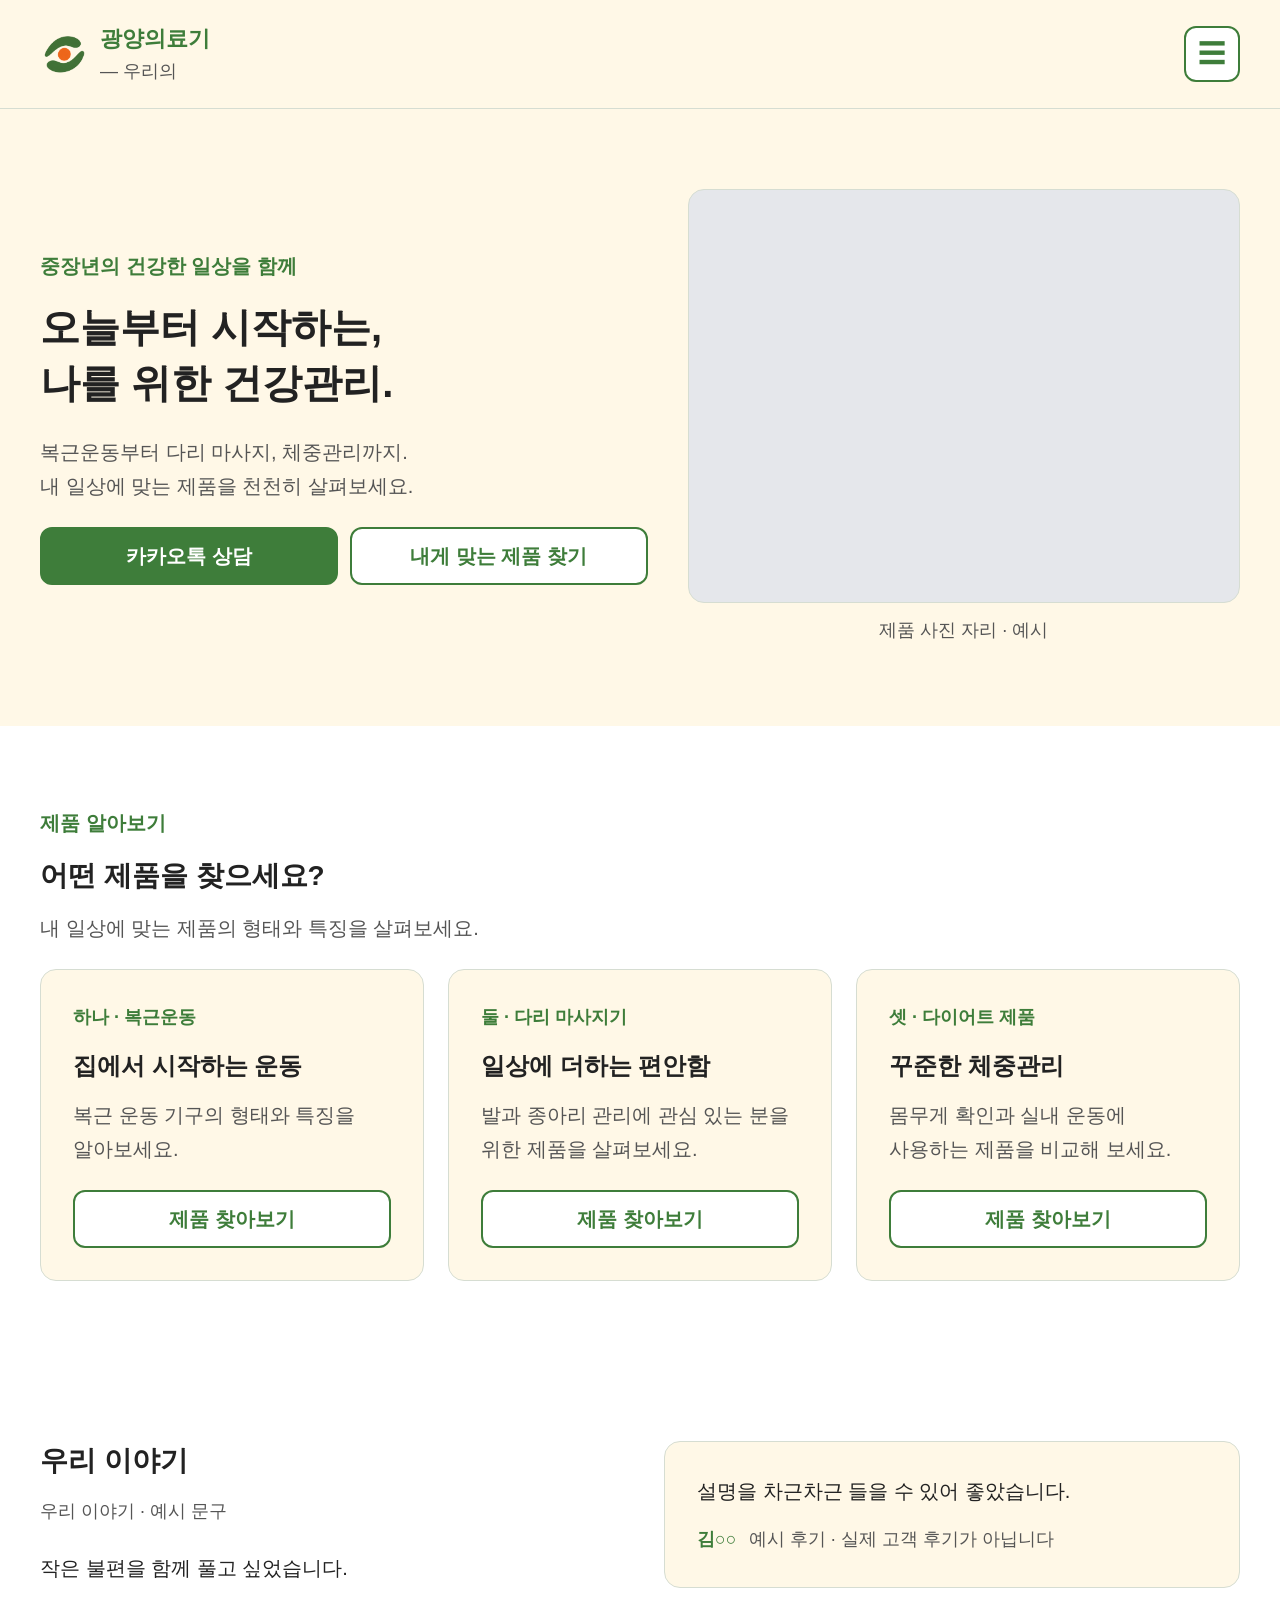
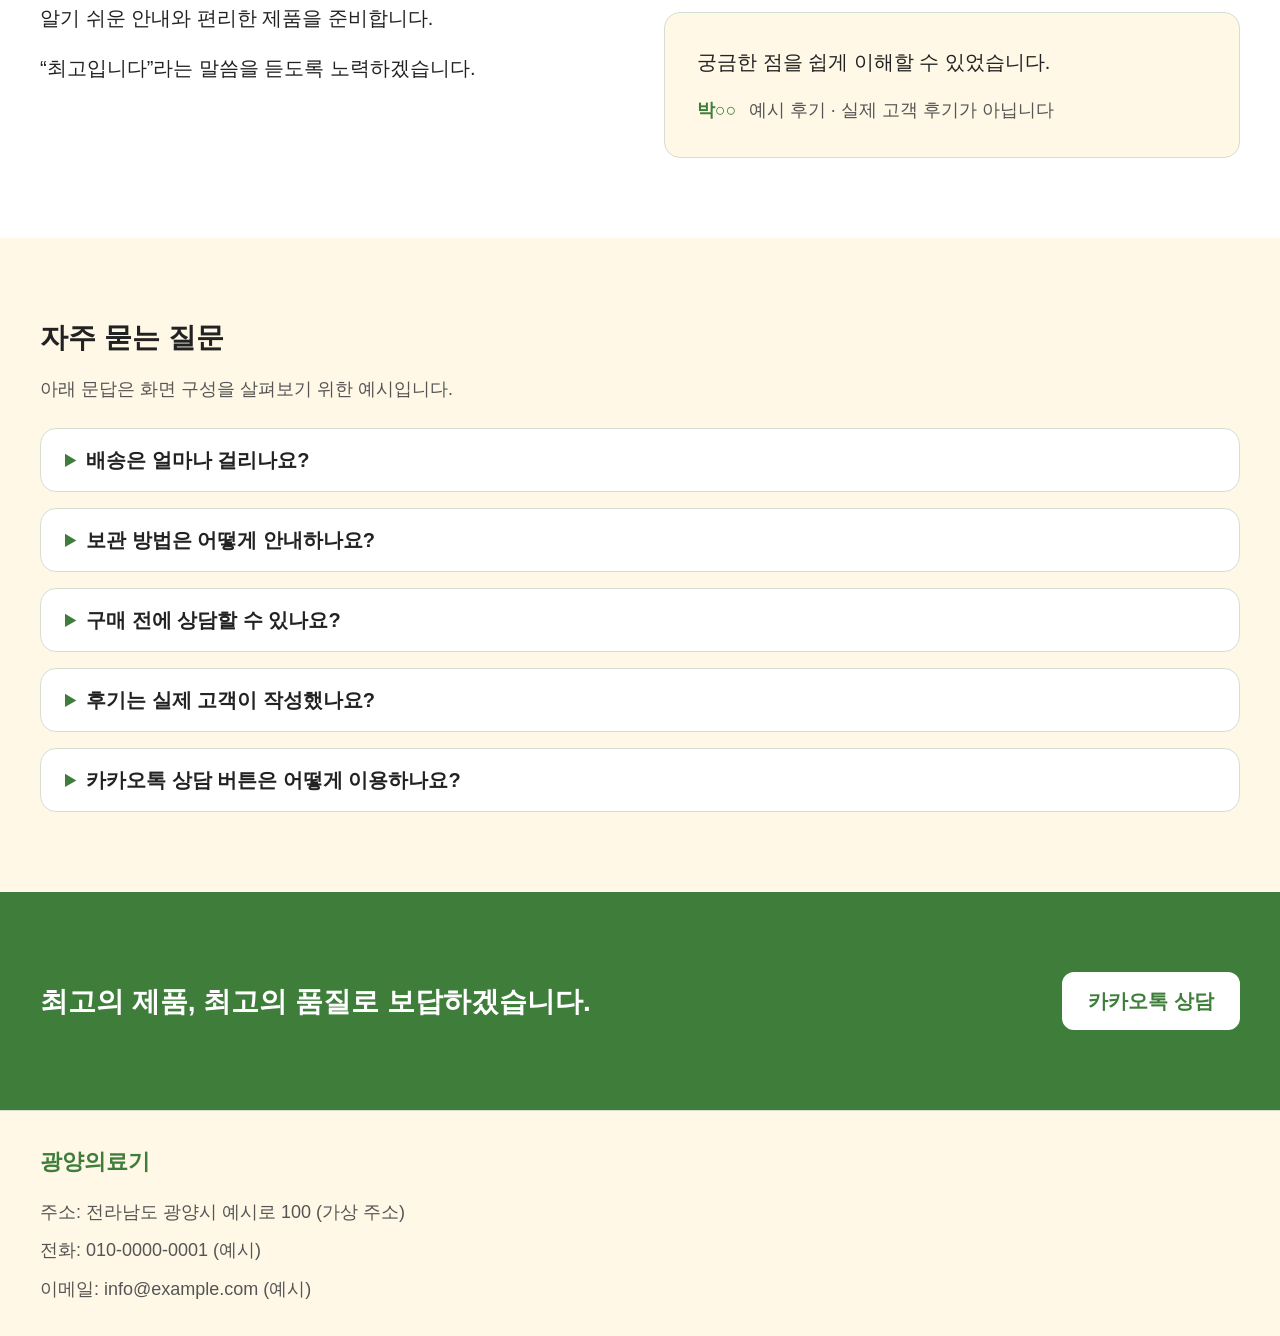
<file: index.html>
<!doctype html>
<html lang="ko">
<head>
  <meta charset="utf-8">
  <meta name="viewport" content="width=device-width, initial-scale=1">
  <title>홈 | 광양의료기 — 우리의</title>
  <meta name="description" content="중장년의 건강한 일상을 함께하는 광양의료기입니다. 복근운동, 다리 마사지, 체중관리 제품을 천천히 살펴보세요.">
  <link rel="stylesheet" href="style.css">
  <script src="script.js" defer></script>
</head>
<body class="home-page">
  <a class="skip-link" href="#main-content">본문 바로가기</a>
  <header class="site-header">
    <div class="header-inner container">
      <a class="site-brand" href="index.html" aria-label="광양의료기 — 우리의, 홈으로">
        <img src="광양의료기-로고.png" width="48" height="48" alt="">
        <span class="brand-text">광양의료기 <span class="brand-subtitle">— 우리의</span></span>
      </a>
      <button class="menu-toggle" type="button" aria-controls="site-navigation" aria-expanded="false" aria-label="메뉴 열기">
        <span aria-hidden="true">☰</span>
        <span class="visually-hidden">메뉴</span>
      </button>
      <nav id="site-navigation" class="site-navigation" aria-label="주 메뉴">
        <ul class="nav-list">
            <li><a href="index.html" aria-current="page">홈</a></li>
            <li><a href="about.html">회사 소개</a></li>
            <li><a href="services.html">상품·서비스</a></li>
            <li><a href="pricing.html">가격·요금</a></li>
            <li><a href="contact.html">문의하기</a></li>
            <li><a href="news.html">공지·소식</a></li>
        </ul>
        <button class="consult-button" type="button" aria-controls="consult-notice">카카오톡 상담</button>
      </nav>
    </div>
    <p id="consult-notice" class="consult-notice container" role="status" hidden>카카오톡 상담 연결을 준비 중입니다.</p>
  </header>

  <main id="main-content" class="home-content" tabindex="-1">
    <section class="home-hero" aria-labelledby="page-title">
      <div class="container home-hero-inner">
        <div class="home-hero-copy">
          <p class="home-eyebrow">중장년의 건강한 일상을 함께</p>
          <h1 id="page-title">오늘부터 시작하는,<br>나를 위한 건강관리.</h1>
          <p class="home-summary">
            복근운동부터 다리 마사지, 체중관리까지.<br>
            내 일상에 맞는 제품을 천천히 살펴보세요.
          </p>
          <div class="home-actions">
            <button class="consult-button home-primary" type="button" aria-controls="consult-notice">카카오톡 상담</button>
            <a class="home-secondary" href="광양의료기 (2) (2).html#products">내게 맞는 제품 찾기</a>
          </div>
        </div>
        <figure class="home-visual">
          <div class="home-photo-placeholder" role="img" aria-label="의료기기 제품 사진 자리 · 예시"></div>
          <figcaption>제품 사진 자리 · 예시</figcaption>
        </figure>
      </div>
    </section>

    <section class="container home-products" aria-labelledby="home-products-title">
      <div class="home-section-heading">
        <p class="home-eyebrow">제품 알아보기</p>
        <h2 id="home-products-title">어떤 제품을 찾으세요?</h2>
        <p class="home-section-summary">내 일상에 맞는 제품의 형태와 특징을 살펴보세요.</p>
      </div>
      <div class="home-product-grid">
        <article class="home-product-card">
          <p class="home-product-number">하나 · 복근운동</p>
          <h3>집에서 시작하는 운동</h3>
          <p class="home-product-description">복근 운동 기구의 형태와 특징을 알아보세요.</p>
          <a class="home-product-link" href="광양의료기 (2) (2).html#products">제품 찾아보기<span class="visually-hidden"> · 복근운동</span></a>
        </article>
        <article class="home-product-card">
          <p class="home-product-number">둘 · 다리 마사지기</p>
          <h3>일상에 더하는 편안함</h3>
          <p class="home-product-description">발과 종아리 관리에 관심 있는 분을 위한 제품을 살펴보세요.</p>
          <a class="home-product-link" href="광양의료기 (2) (2).html#products">제품 찾아보기<span class="visually-hidden"> · 다리 마사지기</span></a>
        </article>
        <article class="home-product-card">
          <p class="home-product-number">셋 · 다이어트 제품</p>
          <h3>꾸준한 체중관리</h3>
          <p class="home-product-description">몸무게 확인과 실내 운동에 사용하는 제품을 비교해 보세요.</p>
          <a class="home-product-link" href="광양의료기 (2) (2).html#products">제품 찾아보기<span class="visually-hidden"> · 다이어트 제품</span></a>
        </article>
      </div>
    </section>

    <section class="container home-trust" aria-labelledby="home-trust-title">
      <div class="home-trust-inner">
        <div class="home-story">
          <h2 id="home-trust-title">우리 이야기</h2>
          <p class="home-example-note">우리 이야기 · 예시 문구</p>
          <div class="home-story-lines">
            <p>작은 불편을 함께 풀고 싶었습니다.</p>
            <p>알기 쉬운 안내와 편리한 제품을 준비합니다.</p>
            <p>“최고입니다”라는 말씀을 듣도록 노력하겠습니다.</p>
          </div>
        </div>
        <div class="home-reviews" aria-label="예시 후기">
          <figure class="home-review">
            <blockquote><p>설명을 차근차근 들을 수 있어 좋았습니다.</p></blockquote>
            <figcaption>
              <span>김○○</span>
              <span class="home-review-label">예시 후기 · 실제 고객 후기가 아닙니다</span>
            </figcaption>
          </figure>
          <figure class="home-review">
            <blockquote><p>궁금한 점을 쉽게 이해할 수 있었습니다.</p></blockquote>
            <figcaption>
              <span>박○○</span>
              <span class="home-review-label">예시 후기 · 실제 고객 후기가 아닙니다</span>
            </figcaption>
          </figure>
        </div>
      </div>
    </section>

    <section class="home-faq" aria-labelledby="home-faq-title">
      <div class="container">
        <div class="home-section-heading">
          <h2 id="home-faq-title">자주 묻는 질문</h2>
          <p class="home-example-note">아래 문답은 화면 구성을 살펴보기 위한 예시입니다.</p>
        </div>
        <div class="home-faq-list">
          <details class="home-faq-item">
            <summary>배송은 얼마나 걸리나요?</summary>
            <p>예시 배송 기간은 1일입니다. 실제 배송 일정은 상담으로 확인해 주세요.</p>
          </details>
          <details class="home-faq-item">
            <summary>보관 방법은 어떻게 안내하나요?</summary>
            <p>예시에는 “실온”으로 표시했습니다. 실제 보관 방법은 각 제품의 표시와 사용 설명서를 확인해 주세요.</p>
          </details>
          <details class="home-faq-item">
            <summary>구매 전에 상담할 수 있나요?</summary>
            <p>네. 구매 전에 궁금한 점을 문의하실 수 있도록 준비하고 있습니다. 현재 카카오톡 상담 연결은 준비 중입니다.</p>
          </details>
          <details class="home-faq-item">
            <summary>후기는 실제 고객이 작성했나요?</summary>
            <p>후기는 모두 가짜 예시입니다. 후기 옆의 “예시 후기” 표시로 구분해 드립니다.</p>
          </details>
          <details class="home-faq-item">
            <summary>카카오톡 상담 버튼은 어떻게 이용하나요?</summary>
            <p>지금은 버튼을 누르면 연결을 준비 중이라는 안내가 보입니다. 실제 상담 주소가 정해지면 연결해 드리겠습니다.</p>
          </details>
        </div>
      </div>
    </section>

    <section class="home-closing" aria-labelledby="home-closing-title">
      <div class="container home-closing-inner">
        <h2 id="home-closing-title">최고의 제품, 최고의 품질로 보답하겠습니다.</h2>
        <button class="consult-button home-closing-button" type="button" aria-controls="consult-notice">카카오톡 상담</button>
      </div>
    </section>
  </main>

  <footer class="site-footer">
    <div class="container footer-inner">
      <p class="footer-name">광양의료기</p>
      <address>
        <span>주소: 전라남도 광양시 예시로 100 (가상 주소)</span>
        <span>전화: 010-0000-0001 (예시)</span>
        <span>이메일: info@example.com (예시)</span>
      </address>
    </div>
  </footer>
</body>
</html>
</file>
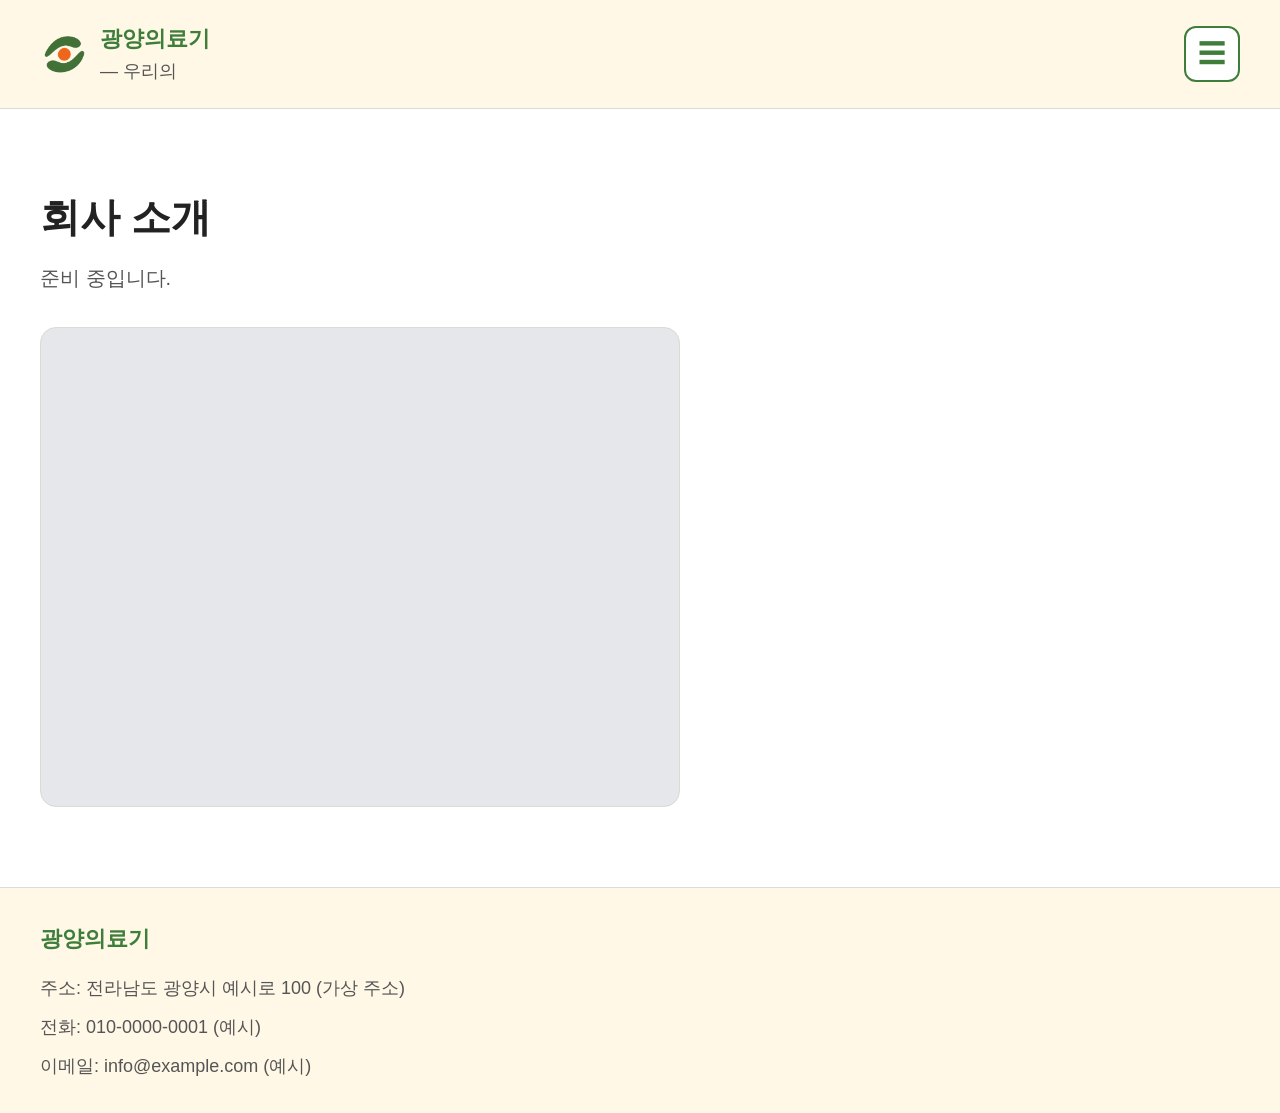
<file: about.html>
<!doctype html>
<html lang="ko">
<head>
  <meta charset="utf-8">
  <meta name="viewport" content="width=device-width, initial-scale=1">
  <title>회사 소개 | 광양의료기 — 우리의</title>
  <meta name="description" content="광양의료기 홈페이지의 회사 소개 페이지입니다.">
  <link rel="stylesheet" href="style.css">
  <script src="script.js" defer></script>
</head>
<body>
  <a class="skip-link" href="#main-content">본문 바로가기</a>
  <header class="site-header">
    <div class="header-inner container">
      <a class="site-brand" href="index.html" aria-label="광양의료기 — 우리의, 홈으로">
        <img src="광양의료기-로고.png" width="48" height="48" alt="">
        <span class="brand-text">광양의료기 <span class="brand-subtitle">— 우리의</span></span>
      </a>
      <button class="menu-toggle" type="button" aria-controls="site-navigation" aria-expanded="false" aria-label="메뉴 열기">
        <span aria-hidden="true">☰</span>
        <span class="visually-hidden">메뉴</span>
      </button>
      <nav id="site-navigation" class="site-navigation" aria-label="주 메뉴">
        <ul class="nav-list">
            <li><a href="index.html">홈</a></li>
            <li><a href="about.html" aria-current="page">회사 소개</a></li>
            <li><a href="services.html">상품·서비스</a></li>
            <li><a href="pricing.html">가격·요금</a></li>
            <li><a href="contact.html">문의하기</a></li>
            <li><a href="news.html">공지·소식</a></li>
        </ul>
        <button class="consult-button" type="button" aria-controls="consult-notice">카카오톡 상담</button>
      </nav>
    </div>
    <p id="consult-notice" class="consult-notice container" role="status" hidden>카카오톡 상담 연결을 준비 중입니다.</p>
  </header>

  <main id="main-content" class="container" tabindex="-1">
    <section class="page-intro" aria-labelledby="page-title">
      <h1 id="page-title">회사 소개</h1>
      <p>준비 중입니다.</p>
    </section>
    <div class="photo-placeholder" role="img" aria-label="사진 자리 · 예시"></div>
  </main>

  <footer class="site-footer">
    <div class="container footer-inner">
      <p class="footer-name">광양의료기</p>
      <address>
        <span>주소: 전라남도 광양시 예시로 100 (가상 주소)</span>
        <span>전화: 010-0000-0001 (예시)</span>
        <span>이메일: info@example.com (예시)</span>
      </address>
    </div>
  </footer>
</body>
</html>
</file>
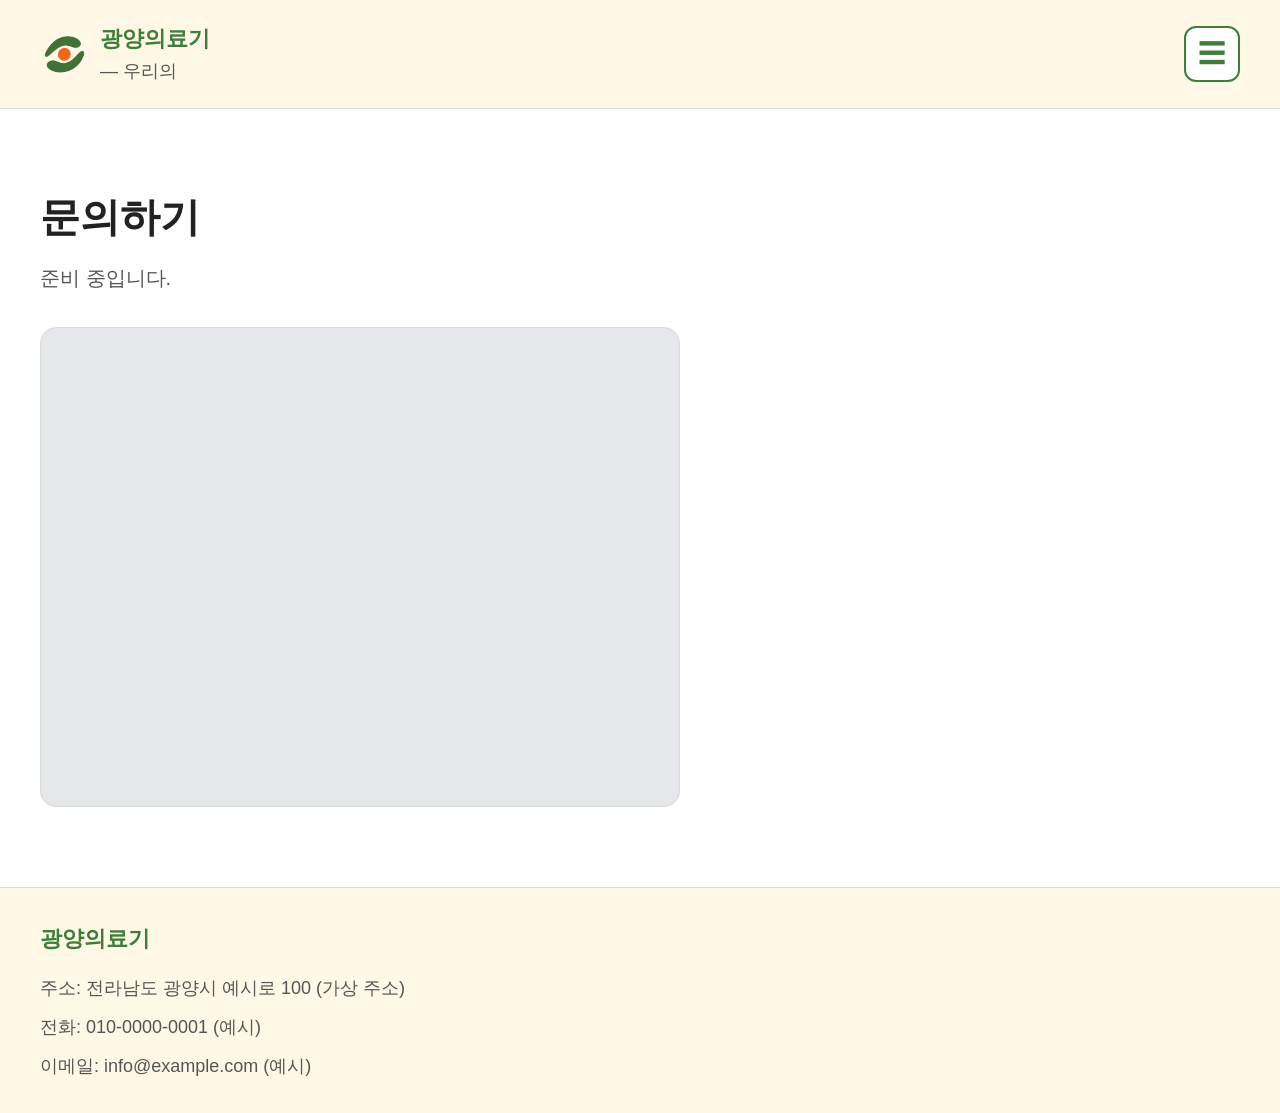
<file: contact.html>
<!doctype html>
<html lang="ko">
<head>
  <meta charset="utf-8">
  <meta name="viewport" content="width=device-width, initial-scale=1">
  <title>문의하기 | 광양의료기 — 우리의</title>
  <meta name="description" content="광양의료기 홈페이지의 문의하기 페이지입니다.">
  <link rel="stylesheet" href="style.css">
  <script src="script.js" defer></script>
</head>
<body>
  <a class="skip-link" href="#main-content">본문 바로가기</a>
  <header class="site-header">
    <div class="header-inner container">
      <a class="site-brand" href="index.html" aria-label="광양의료기 — 우리의, 홈으로">
        <img src="광양의료기-로고.png" width="48" height="48" alt="">
        <span class="brand-text">광양의료기 <span class="brand-subtitle">— 우리의</span></span>
      </a>
      <button class="menu-toggle" type="button" aria-controls="site-navigation" aria-expanded="false" aria-label="메뉴 열기">
        <span aria-hidden="true">☰</span>
        <span class="visually-hidden">메뉴</span>
      </button>
      <nav id="site-navigation" class="site-navigation" aria-label="주 메뉴">
        <ul class="nav-list">
            <li><a href="index.html">홈</a></li>
            <li><a href="about.html">회사 소개</a></li>
            <li><a href="services.html">상품·서비스</a></li>
            <li><a href="pricing.html">가격·요금</a></li>
            <li><a href="contact.html" aria-current="page">문의하기</a></li>
            <li><a href="news.html">공지·소식</a></li>
        </ul>
        <button class="consult-button" type="button" aria-controls="consult-notice">카카오톡 상담</button>
      </nav>
    </div>
    <p id="consult-notice" class="consult-notice container" role="status" hidden>카카오톡 상담 연결을 준비 중입니다.</p>
  </header>

  <main id="main-content" class="container" tabindex="-1">
    <section class="page-intro" aria-labelledby="page-title">
      <h1 id="page-title">문의하기</h1>
      <p>준비 중입니다.</p>
    </section>
    <div class="photo-placeholder" role="img" aria-label="사진 자리 · 예시"></div>
  </main>

  <footer class="site-footer">
    <div class="container footer-inner">
      <p class="footer-name">광양의료기</p>
      <address>
        <span>주소: 전라남도 광양시 예시로 100 (가상 주소)</span>
        <span>전화: 010-0000-0001 (예시)</span>
        <span>이메일: info@example.com (예시)</span>
      </address>
    </div>
  </footer>
</body>
</html>
</file>
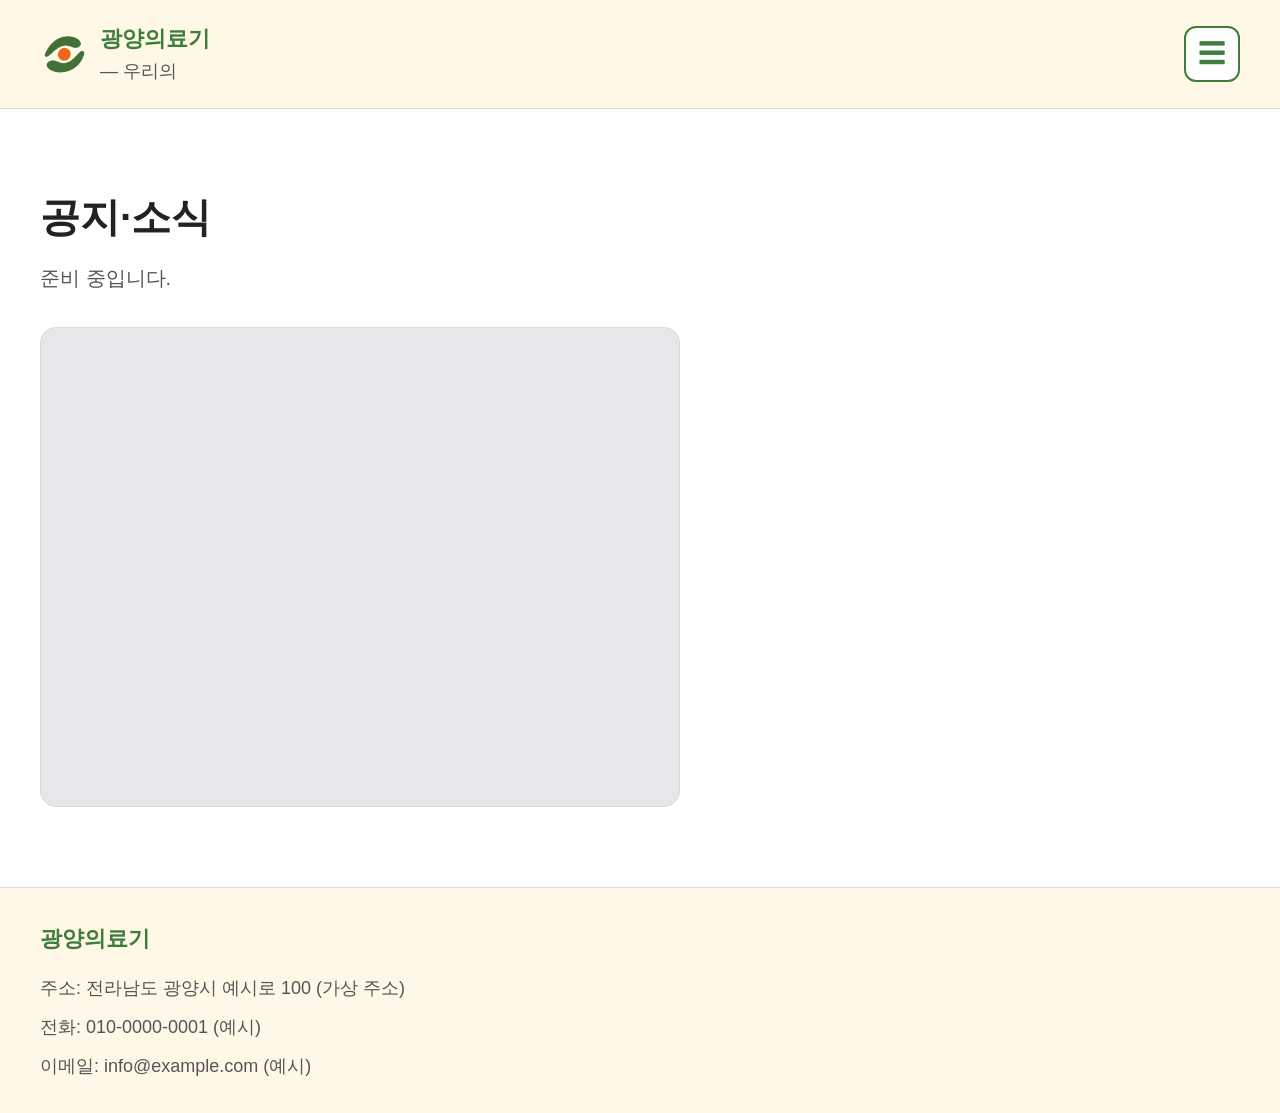
<file: news.html>
<!doctype html>
<html lang="ko">
<head>
  <meta charset="utf-8">
  <meta name="viewport" content="width=device-width, initial-scale=1">
  <title>공지·소식 | 광양의료기 — 우리의</title>
  <meta name="description" content="광양의료기 홈페이지의 공지·소식 페이지입니다.">
  <link rel="stylesheet" href="style.css">
  <script src="script.js" defer></script>
</head>
<body>
  <a class="skip-link" href="#main-content">본문 바로가기</a>
  <header class="site-header">
    <div class="header-inner container">
      <a class="site-brand" href="index.html" aria-label="광양의료기 — 우리의, 홈으로">
        <img src="광양의료기-로고.png" width="48" height="48" alt="">
        <span class="brand-text">광양의료기 <span class="brand-subtitle">— 우리의</span></span>
      </a>
      <button class="menu-toggle" type="button" aria-controls="site-navigation" aria-expanded="false" aria-label="메뉴 열기">
        <span aria-hidden="true">☰</span>
        <span class="visually-hidden">메뉴</span>
      </button>
      <nav id="site-navigation" class="site-navigation" aria-label="주 메뉴">
        <ul class="nav-list">
            <li><a href="index.html">홈</a></li>
            <li><a href="about.html">회사 소개</a></li>
            <li><a href="services.html">상품·서비스</a></li>
            <li><a href="pricing.html">가격·요금</a></li>
            <li><a href="contact.html">문의하기</a></li>
            <li><a href="news.html" aria-current="page">공지·소식</a></li>
        </ul>
        <button class="consult-button" type="button" aria-controls="consult-notice">카카오톡 상담</button>
      </nav>
    </div>
    <p id="consult-notice" class="consult-notice container" role="status" hidden>카카오톡 상담 연결을 준비 중입니다.</p>
  </header>

  <main id="main-content" class="container" tabindex="-1">
    <section class="page-intro" aria-labelledby="page-title">
      <h1 id="page-title">공지·소식</h1>
      <p>준비 중입니다.</p>
    </section>
    <div class="photo-placeholder" role="img" aria-label="사진 자리 · 예시"></div>
  </main>

  <footer class="site-footer">
    <div class="container footer-inner">
      <p class="footer-name">광양의료기</p>
      <address>
        <span>주소: 전라남도 광양시 예시로 100 (가상 주소)</span>
        <span>전화: 010-0000-0001 (예시)</span>
        <span>이메일: info@example.com (예시)</span>
      </address>
    </div>
  </footer>
</body>
</html>
</file>
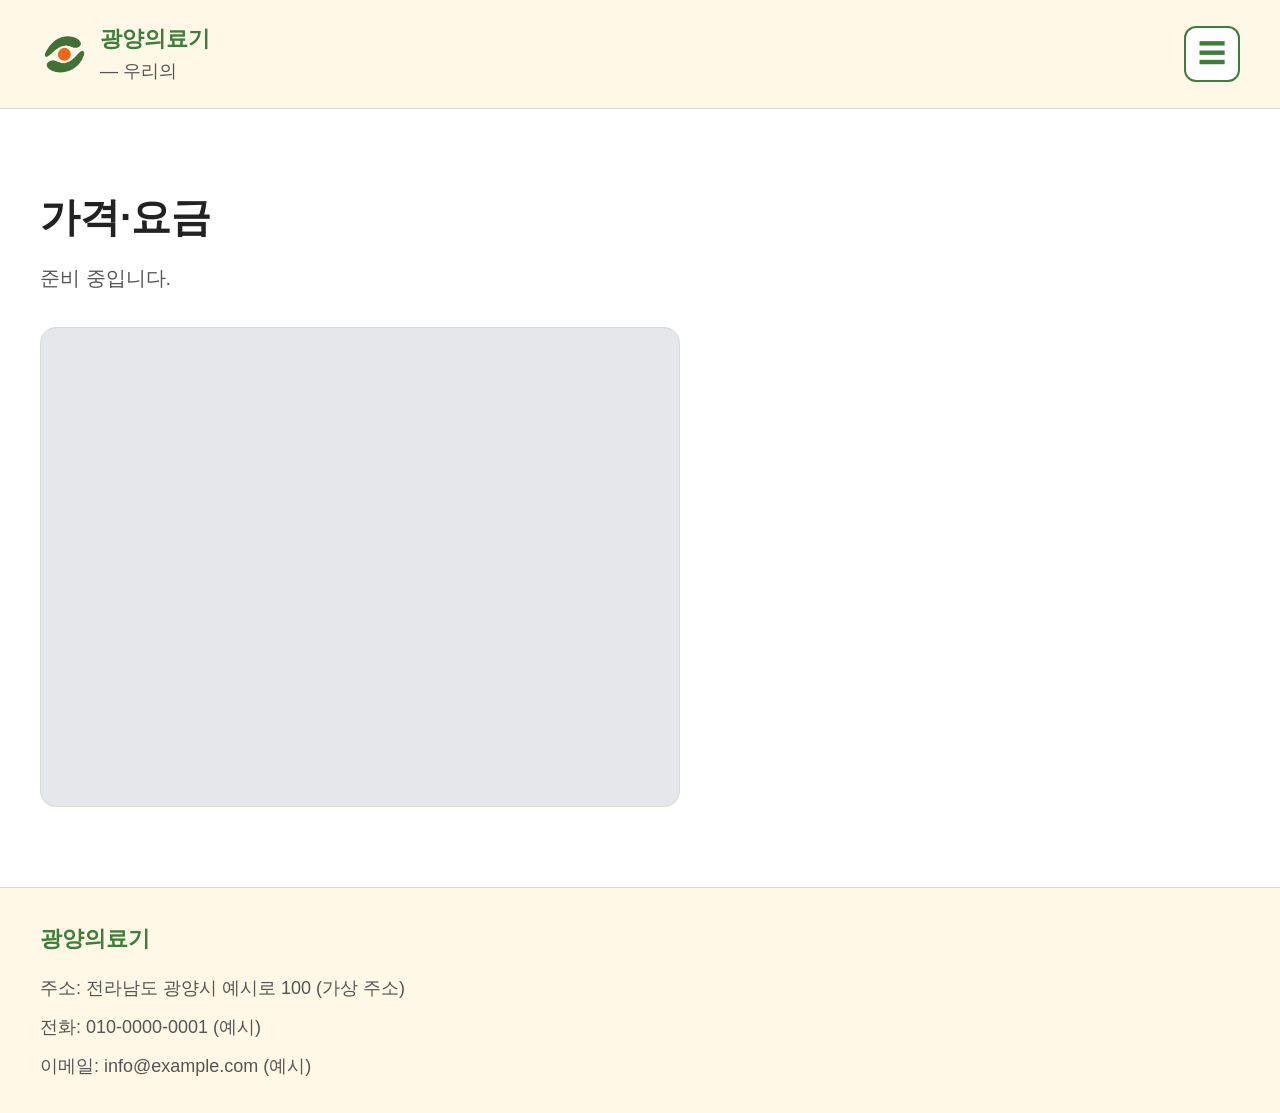
<file: pricing.html>
<!doctype html>
<html lang="ko">
<head>
  <meta charset="utf-8">
  <meta name="viewport" content="width=device-width, initial-scale=1">
  <title>가격·요금 | 광양의료기 — 우리의</title>
  <meta name="description" content="광양의료기 홈페이지의 가격·요금 페이지입니다.">
  <link rel="stylesheet" href="style.css">
  <script src="script.js" defer></script>
</head>
<body>
  <a class="skip-link" href="#main-content">본문 바로가기</a>
  <header class="site-header">
    <div class="header-inner container">
      <a class="site-brand" href="index.html" aria-label="광양의료기 — 우리의, 홈으로">
        <img src="광양의료기-로고.png" width="48" height="48" alt="">
        <span class="brand-text">광양의료기 <span class="brand-subtitle">— 우리의</span></span>
      </a>
      <button class="menu-toggle" type="button" aria-controls="site-navigation" aria-expanded="false" aria-label="메뉴 열기">
        <span aria-hidden="true">☰</span>
        <span class="visually-hidden">메뉴</span>
      </button>
      <nav id="site-navigation" class="site-navigation" aria-label="주 메뉴">
        <ul class="nav-list">
            <li><a href="index.html">홈</a></li>
            <li><a href="about.html">회사 소개</a></li>
            <li><a href="services.html">상품·서비스</a></li>
            <li><a href="pricing.html" aria-current="page">가격·요금</a></li>
            <li><a href="contact.html">문의하기</a></li>
            <li><a href="news.html">공지·소식</a></li>
        </ul>
        <button class="consult-button" type="button" aria-controls="consult-notice">카카오톡 상담</button>
      </nav>
    </div>
    <p id="consult-notice" class="consult-notice container" role="status" hidden>카카오톡 상담 연결을 준비 중입니다.</p>
  </header>

  <main id="main-content" class="container" tabindex="-1">
    <section class="page-intro" aria-labelledby="page-title">
      <h1 id="page-title">가격·요금</h1>
      <p>준비 중입니다.</p>
    </section>
    <div class="photo-placeholder" role="img" aria-label="사진 자리 · 예시"></div>
  </main>

  <footer class="site-footer">
    <div class="container footer-inner">
      <p class="footer-name">광양의료기</p>
      <address>
        <span>주소: 전라남도 광양시 예시로 100 (가상 주소)</span>
        <span>전화: 010-0000-0001 (예시)</span>
        <span>이메일: info@example.com (예시)</span>
      </address>
    </div>
  </footer>
</body>
</html>
</file>
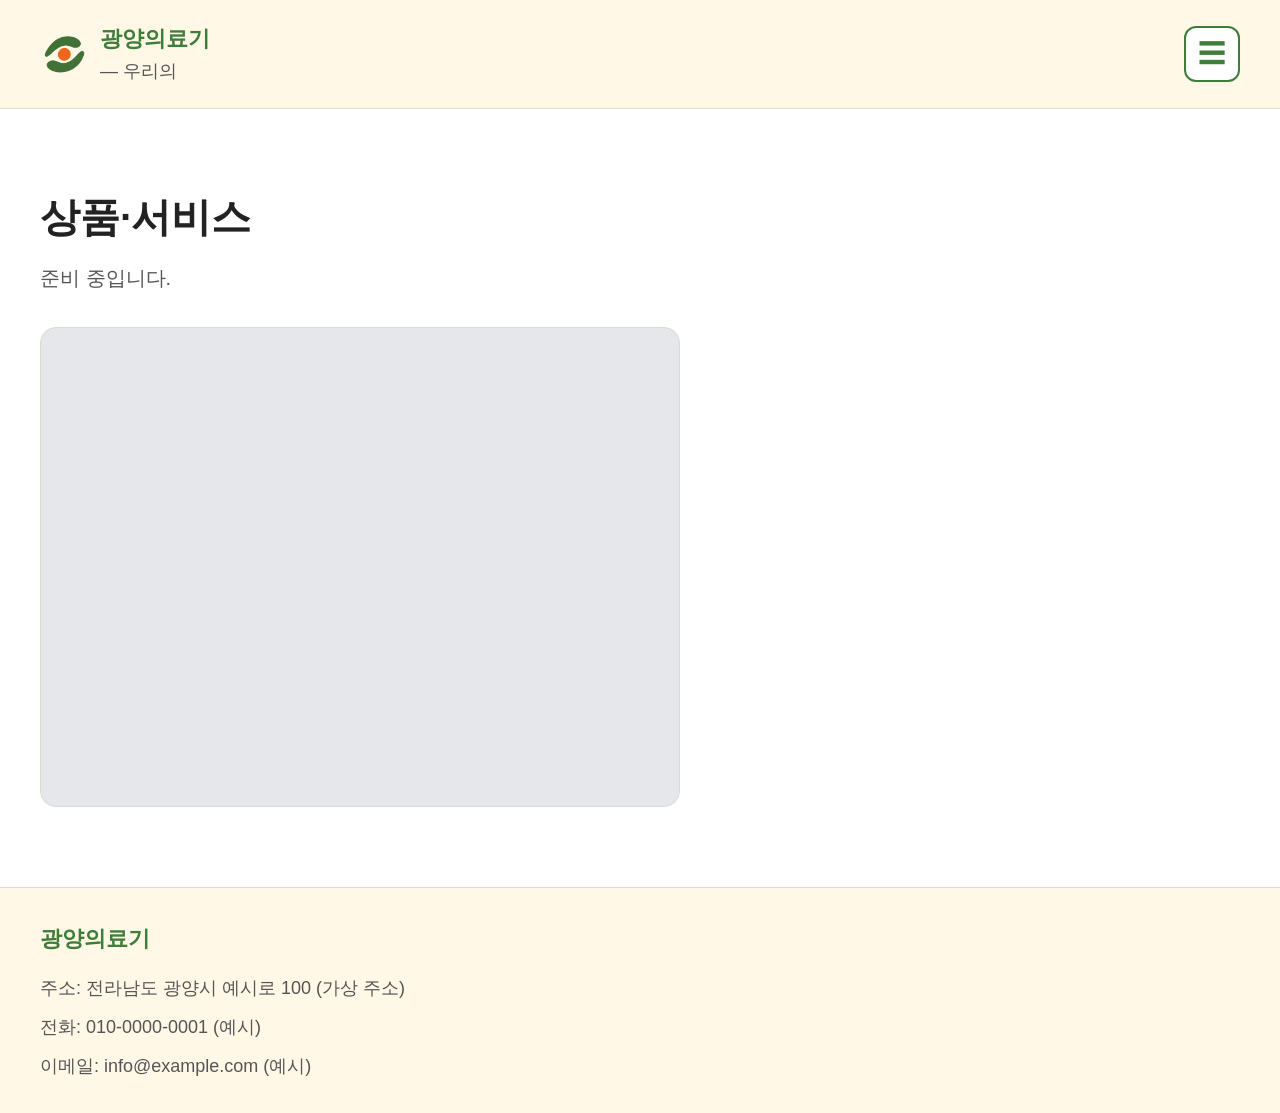
<file: services.html>
<!doctype html>
<html lang="ko">
<head>
  <meta charset="utf-8">
  <meta name="viewport" content="width=device-width, initial-scale=1">
  <title>상품·서비스 | 광양의료기 — 우리의</title>
  <meta name="description" content="광양의료기 홈페이지의 상품·서비스 페이지입니다.">
  <link rel="stylesheet" href="style.css">
  <script src="script.js" defer></script>
</head>
<body>
  <a class="skip-link" href="#main-content">본문 바로가기</a>
  <header class="site-header">
    <div class="header-inner container">
      <a class="site-brand" href="index.html" aria-label="광양의료기 — 우리의, 홈으로">
        <img src="광양의료기-로고.png" width="48" height="48" alt="">
        <span class="brand-text">광양의료기 <span class="brand-subtitle">— 우리의</span></span>
      </a>
      <button class="menu-toggle" type="button" aria-controls="site-navigation" aria-expanded="false" aria-label="메뉴 열기">
        <span aria-hidden="true">☰</span>
        <span class="visually-hidden">메뉴</span>
      </button>
      <nav id="site-navigation" class="site-navigation" aria-label="주 메뉴">
        <ul class="nav-list">
            <li><a href="index.html">홈</a></li>
            <li><a href="about.html">회사 소개</a></li>
            <li><a href="services.html" aria-current="page">상품·서비스</a></li>
            <li><a href="pricing.html">가격·요금</a></li>
            <li><a href="contact.html">문의하기</a></li>
            <li><a href="news.html">공지·소식</a></li>
        </ul>
        <button class="consult-button" type="button" aria-controls="consult-notice">카카오톡 상담</button>
      </nav>
    </div>
    <p id="consult-notice" class="consult-notice container" role="status" hidden>카카오톡 상담 연결을 준비 중입니다.</p>
  </header>

  <main id="main-content" class="container" tabindex="-1">
    <section class="page-intro" aria-labelledby="page-title">
      <h1 id="page-title">상품·서비스</h1>
      <p>준비 중입니다.</p>
    </section>
    <div class="photo-placeholder" role="img" aria-label="사진 자리 · 예시"></div>
  </main>

  <footer class="site-footer">
    <div class="container footer-inner">
      <p class="footer-name">광양의료기</p>
      <address>
        <span>주소: 전라남도 광양시 예시로 100 (가상 주소)</span>
        <span>전화: 010-0000-0001 (예시)</span>
        <span>이메일: info@example.com (예시)</span>
      </address>
    </div>
  </footer>
</body>
</html>
</file>
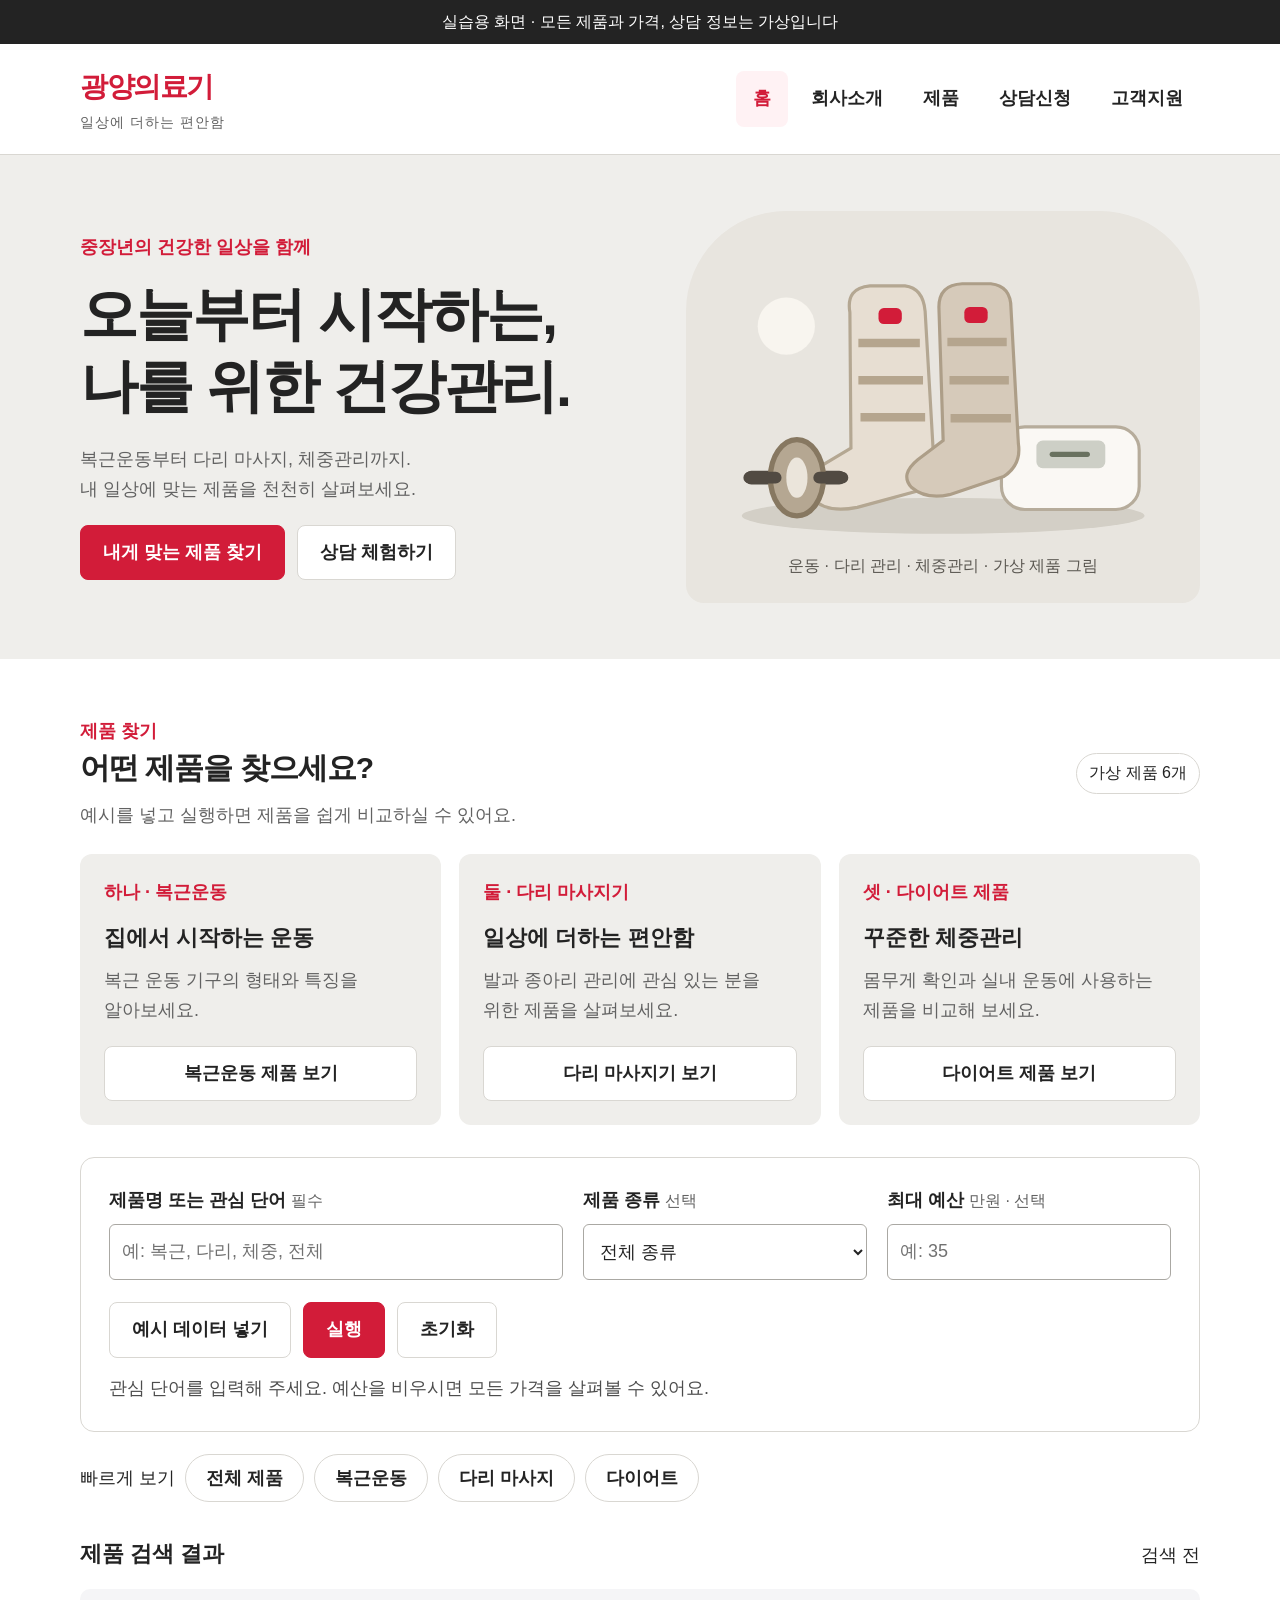
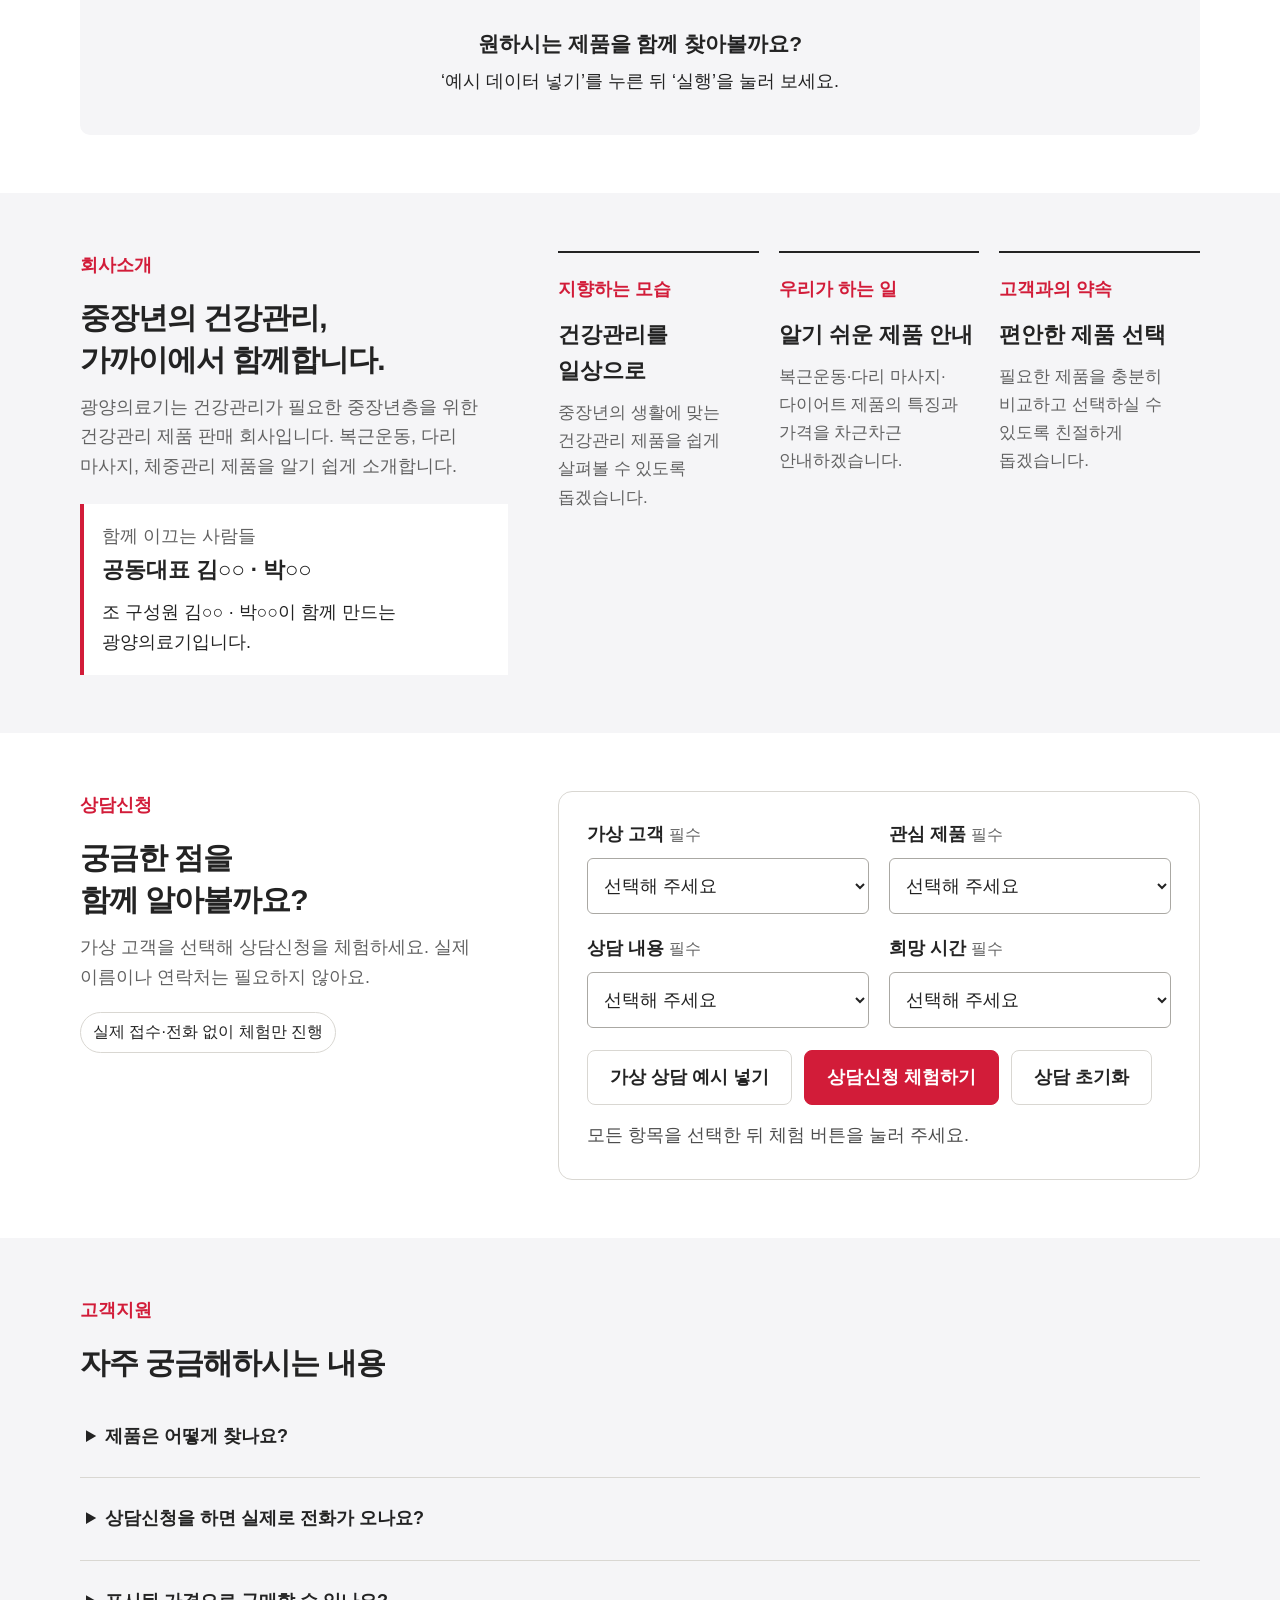
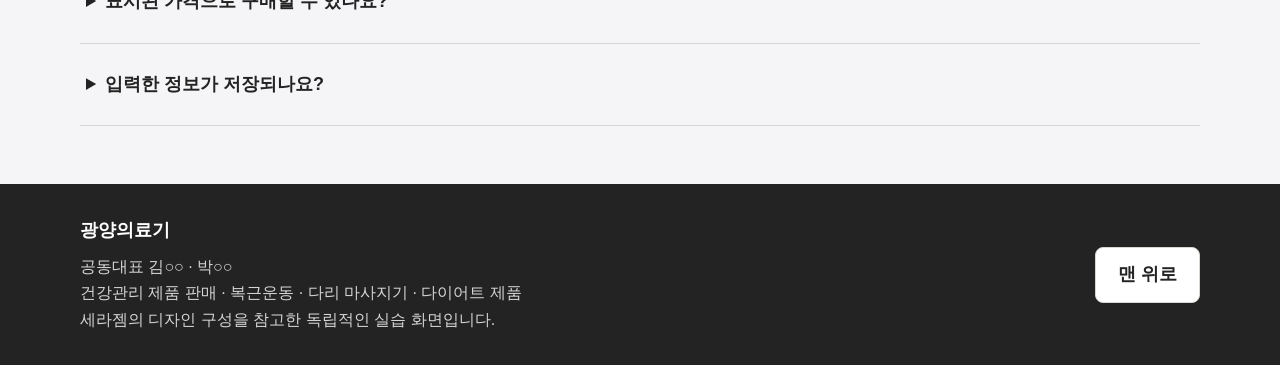
<file: 광양의료기 (2) (2).html>
<!DOCTYPE html>
<html lang="ko">
<head>
<meta charset="UTF-8">
<meta name="viewport" content="width=device-width, initial-scale=1">
<meta name="description" content="광양의료기의 건강관리 제품 소개와 가상 상담신청 실습 화면">
<title>광양의료기 | 오늘부터 시작하는 건강관리</title>
<style>
  :root {
    --red:#d21c39;
    --ink:#232323;
    --muted:#626262;
    --cream:#efeeeb;
    --line:#d9d7d2;
  }
  * { box-sizing:border-box; }
  html { scroll-behavior:smooth; }
  body {
    margin:0;
    color:var(--ink);
    background:#fff;
    font:18px/1.65 "맑은 고딕","Apple SD Gothic Neo",sans-serif;
    word-break:keep-all;
    overflow-wrap:anywhere;
  }
  button,input,select { font:inherit; }
  button {
    min-height:52px;
    padding:12px 22px;
    border:1px solid var(--line);
    border-radius:8px;
    background:#fff;
    color:var(--ink);
    cursor:pointer;
    font-weight:700;
    white-space:normal;
  }
  button:hover { background:var(--cream); }
  button:focus-visible,input:focus-visible,select:focus-visible,
  summary:focus-visible,a:focus-visible {
    outline:3px solid var(--red);
    outline-offset:4px;
  }
  .primary {
    background:var(--red);
    color:#fff;
    border-color:var(--red);
  }
  .primary:hover { background:#b80527; }
  .wrap {
    width:min(1120px,calc(100% - 48px));
    margin:auto;
  }
  .top-note {
    background:var(--ink);
    color:#fff;
    text-align:center;
    padding:9px 20px;
    font-size:16px;
  }
  header {
    border-bottom:1px solid var(--line);
    background:#fff;
  }
  .header-inner {
    display:flex;
    align-items:center;
    justify-content:space-between;
    gap:24px;
    padding:20px 0;
  }
  .brand {
    color:var(--red);
    font-size:28px;
    font-weight:900;
    letter-spacing:-1.5px;
  }
  .brand small {
    display:block;
    color:var(--muted);
    font-size:14px;
    font-weight:400;
    letter-spacing:1px;
  }
  nav { display:flex; gap:6px; flex-wrap:wrap; }
  nav button { border-color:transparent; padding:12px 16px; }
  nav button[aria-current] {
    color:var(--red);
    background:#fff2f4;
  }
  .skip {
    position:absolute;
    left:20px;
    top:-100px;
    background:#fff;
    padding:12px;
    z-index:10;
  }
  .skip:focus { top:12px; }
  section { scroll-margin-top:24px; }
  .hero { background:var(--cream); }
  .hero-inner {
    display:grid;
    grid-template-columns:1.1fr 1fr;
    align-items:center;
    gap:40px;
    padding:56px 0;
  }
  .eyebrow {
    color:var(--red);
    font-weight:700;
    margin:0 0 16px;
  }
  h1 {
    font-size:clamp(36px,4.5vw,58px);
    line-height:1.25;
    letter-spacing:-2px;
    margin:0 0 22px;
  }
  h2 {
    font-size:30px;
    line-height:1.4;
    letter-spacing:-1px;
    margin:0 0 12px;
  }
  h3 { font-size:22px; margin:0 0 10px; }
  p { margin:0 0 20px; }
  .sub { color:var(--muted); }
  .actions { display:flex; gap:12px; flex-wrap:wrap; }
  .hero-art {
    margin:0;
    background:#e8e5df;
    border-radius:100px 100px 18px 18px;
    padding:24px;
    text-align:center;
  }
  .hero-art svg { display:block; width:100%; height:auto; }
  .hero-art figcaption { font-size:16px; color:#595650; }
  .section { padding:58px 0; }
  .section-head {
    display:flex;
    align-items:center;
    justify-content:space-between;
    gap:20px;
    margin-bottom:24px;
  }
  .section-head p { margin:0; }
  .tag {
    display:inline-block;
    max-width:100%;
    font-size:16px;
    border:1px solid var(--line);
    padding:6px 12px;
    border-radius:30px;
  }
  .featured {
    display:grid;
    grid-template-columns:repeat(3,1fr);
    gap:18px;
    margin:24px 0 32px;
  }
  .feature {
    padding:24px;
    background:var(--cream);
    border-radius:12px;
    display:flex;
    flex-direction:column;
    align-items:flex-start;
  }
  .feature b { color:var(--red); margin-bottom:12px; }
  .feature p { color:var(--muted); flex:1; }
  .feature button { width:100%; }
  .panel {
    padding:28px;
    border:1px solid var(--line);
    border-radius:14px;
    background:#fff;
  }
  .form-grid {
    display:grid;
    grid-template-columns:1.6fr 1fr 1fr;
    gap:20px;
    margin-bottom:22px;
  }
  label { display:block; font-weight:700; margin-bottom:8px; }
  label span {
    color:var(--muted);
    font-size:16px;
    font-weight:400;
  }
  input,select {
    width:100%;
    min-width:0;
    min-height:56px;
    border:1px solid #aaa8a3;
    border-radius:6px;
    background:#fff;
    color:var(--ink);
    padding:12px;
  }
  input::placeholder { color:#717171; opacity:1; }
  [aria-invalid="true"] { border:2px solid var(--red); }
  .quick {
    display:flex;
    align-items:center;
    gap:10px;
    flex-wrap:wrap;
    margin:22px 0;
  }
  .quick button {
    border-radius:30px;
    min-height:48px;
    padding:8px 20px;
  }
  .message { margin:16px 0 0; color:#4d4d4d; }
  .message.error { color:#b80527; font-weight:700; }
  .results-head {
    margin-top:34px;
    display:flex;
    justify-content:space-between;
    align-items:baseline;
    gap:12px;
  }
  .results-head h3 { margin:0; }
  .empty {
    padding:38px 24px;
    text-align:center;
    background:#f5f5f7;
    border-radius:10px;
    margin-top:16px;
  }
  .empty p { margin:0; }
  .empty strong {
    display:block;
    margin-bottom:6px;
    font-size:21px;
  }
  table {
    width:100%;
    border-collapse:collapse;
    margin-top:16px;
    table-layout:fixed;
  }
  caption {
    text-align:left;
    padding-bottom:12px;
    color:var(--muted);
    font-size:16px;
  }
  th,td {
    padding:20px 14px;
    text-align:left;
    border-bottom:1px solid var(--line);
    vertical-align:middle;
  }
  thead { background:var(--cream); }
  th { font-size:17px; }
  td p {
    margin:5px 0 0;
    font-size:16px;
    color:var(--muted);
  }
  td button { width:100%; padding:10px 12px; }
  .price { font-weight:700; }
  .soft { background:#f5f5f7; }
  .about-grid {
    display:grid;
    grid-template-columns:1fr 1.5fr;
    gap:50px;
  }
  .values {
    display:grid;
    grid-template-columns:repeat(3,1fr);
    gap:20px;
  }
  .value { padding:22px 0; border-top:2px solid var(--ink); }
  .value b { color:var(--red); display:block; margin-bottom:12px; }
  .value p { color:var(--muted); font-size:17px; margin:0; }
  .representatives {
    margin-top:22px;
    padding:18px;
    border-left:4px solid var(--red);
    background:#fff;
  }
  .representatives p { margin:0; }
  .consult-grid {
    display:grid;
    grid-template-columns:1fr 1.5fr;
    gap:50px;
  }
  .consult-grid .form-grid { grid-template-columns:1fr 1fr; }
  .receipt {
    margin-top:24px;
    padding:24px;
    background:var(--cream);
    border-left:4px solid var(--red);
  }
  .receipt p { margin:0; }
  details { border-bottom:1px solid var(--line); padding:8px 0; }
  summary {
    padding:18px 6px;
    min-height:56px;
    font-weight:700;
    cursor:pointer;
  }
  details p { padding:6px; color:var(--muted); }
  footer { background:var(--ink); color:#fff; padding:32px 0; }
  .footer-inner {
    display:flex;
    justify-content:space-between;
    align-items:center;
    gap:24px;
  }
  footer p { font-size:16px; color:#d5d5d5; margin:8px 0 0; }
  [hidden] { display:none !important; }

  @media(max-width:900px) {
    .header-inner {
      flex-direction:column;
      align-items:flex-start;
      gap:14px;
    }
    nav { width:100%; }
    nav button { flex:1; }
    .hero-inner { gap:24px; }
    .form-grid { grid-template-columns:1fr 1fr; }
    .form-grid .wide { grid-column:1/-1; }
    .about-grid,.consult-grid {
      grid-template-columns:1fr;
      gap:24px;
    }
  }
  @media(max-width:640px) {
    .wrap { width:calc(100% - 32px); }
    .hero-inner { grid-template-columns:1fr; padding:36px 0; }
    .hero-art {
      max-width:400px;
      width:100%;
      justify-self:center;
      padding:14px;
    }
    .hero-art svg { max-height:220px; }
    .section { padding:38px 0; }
    .section-head {
      align-items:flex-start;
      flex-direction:column;
      gap:12px;
    }
    .panel { padding:20px 16px; }
    .form-grid,.consult-grid .form-grid,.values,.featured {
      grid-template-columns:1fr;
    }
    nav button { flex:1 1 28%; padding:10px 8px; }
    .actions > button { flex:1 1 100%; }
    h2 { font-size:27px; }
    .results-head { flex-wrap:wrap; }
    table,tbody,tr,td { display:block; width:100%; }
    thead {
      position:absolute;
      width:1px;
      height:1px;
      overflow:hidden;
      clip:rect(0,0,0,0);
    }
    tr {
      border:1px solid var(--line);
      border-radius:10px;
      margin-bottom:16px;
      padding:16px;
    }
    td { border:0; padding:10px 0; }
    td::before {
      content:attr(data-label);
      display:block;
      color:var(--muted);
      font-size:16px;
      font-weight:400;
      margin-bottom:4px;
    }
    td + td { border-top:1px solid #eee; }
    .footer-inner { flex-direction:column; align-items:flex-start; }
  }
  @media(prefers-reduced-motion:reduce) {
    html { scroll-behavior:auto; }
  }
</style>
</head>
<body>
<a class="skip" href="#products">제품 찾기로 바로 가기</a>
<div class="top-note">실습용 화면 · 모든 제품과 가격, 상담 정보는 가상입니다</div>

<header>
  <div class="wrap header-inner">
    <div class="brand">
      광양의료기
      <small>일상에 더하는 편안함</small>
    </div>
    <nav aria-label="주요 메뉴">
      <button type="button" data-go="home" aria-current="location">홈</button>
      <button type="button" data-go="about">회사소개</button>
      <button type="button" data-go="products">제품</button>
      <button type="button" data-go="consult">상담신청</button>
      <button type="button" data-go="support">고객지원</button>
    </nav>
  </div>
</header>

<main>
  <section id="home" class="hero" aria-labelledby="home-title">
    <div class="wrap hero-inner">
      <div>
        <p class="eyebrow">중장년의 건강한 일상을 함께</p>
        <h1 id="home-title" tabindex="-1">
          오늘부터 시작하는,<br>나를 위한 건강관리.
        </h1>
        <p class="sub">
          복근운동부터 다리 마사지, 체중관리까지.<br>
          내 일상에 맞는 제품을 천천히 살펴보세요.
        </p>
        <div class="actions">
          <button type="button" class="primary" data-go="products">
            내게 맞는 제품 찾기
          </button>
          <button type="button" data-go="consult">상담 체험하기</button>
        </div>
      </div>
      <figure class="hero-art">
        <svg viewBox="0 0 440 300" role="img"
             aria-label="다리 마사지기와 운동 롤러, 체중계를 그린 가상 제품 그림">
          <ellipse cx="220" cy="265" rx="190" ry="17" fill="#d3cfc6"/>
          <rect x="275" y="181" width="130" height="78" rx="22"
                fill="#faf8f4" stroke="#b6ac9b" stroke-width="3"/>
          <rect x="308" y="194" width="65" height="26" rx="6" fill="#cdcfc6"/>
          <path d="M323 207H356" stroke="#69715f"
                stroke-width="5" stroke-linecap="round"/>
          <path d="M132 73Q128 50 151 48H184Q201 50 203 72L211 210Q213 232 194 242L139 257Q109 263 96 248Q84 232 103 219L133 201Z"
                fill="#e7ded2" stroke="#b4a792" stroke-width="3"/>
          <path d="M216 68Q216 47 238 46H265Q284 48 284 69L291 197Q294 217 277 228L226 245Q204 250 190 238Q179 226 196 212L220 194Z"
                fill="#d6caba" stroke="#ad9e88" stroke-width="3"/>
          <path d="M140 102H198M140 137H201M142 172H203M224 101H280M226 137H282M227 173H284"
                stroke="#b5a58e" stroke-width="8"/>
          <rect x="159" y="69" width="22" height="15" rx="5" fill="#d21c39"/>
          <rect x="240" y="68" width="22" height="15" rx="5" fill="#d21c39"/>
          <path d="M39 229H122" stroke="#514a42"
                stroke-width="13" stroke-linecap="round"/>
          <ellipse cx="82" cy="229" rx="25" ry="36"
                   fill="#b5a792" stroke="#877861" stroke-width="5"/>
          <ellipse cx="82" cy="229" rx="10" ry="19" fill="#ebe5db"/>
          <path d="M37 229H62M103 229H125" stroke="#514a42"
                stroke-width="11" stroke-linecap="round"/>
          <circle cx="72" cy="86" r="27" fill="#f8f5ef"/>
        </svg>
        <figcaption>운동 · 다리 관리 · 체중관리 · 가상 제품 그림</figcaption>
      </figure>
    </div>
  </section>

  <section id="products" class="section wrap" aria-labelledby="products-title">
    <div class="section-head">
      <div>
        <p class="eyebrow">제품 찾기</p>
        <h2 id="products-title" tabindex="-1">어떤 제품을 찾으세요?</h2>
        <p class="sub">예시를 넣고 실행하면 제품을 쉽게 비교하실 수 있어요.</p>
      </div>
      <span class="tag">가상 제품 6개</span>
    </div>

    <div class="featured" aria-label="주력 상품 소개">
      <article class="feature">
        <b>하나 · 복근운동</b>
        <h3>집에서 시작하는 운동</h3>
        <p>복근 운동 기구의 형태와 특징을 알아보세요.</p>
        <button type="button" data-query="복근">복근운동 제품 보기</button>
      </article>
      <article class="feature">
        <b>둘 · 다리 마사지기</b>
        <h3>일상에 더하는 편안함</h3>
        <p>발과 종아리 관리에 관심 있는 분을 위한 제품을 살펴보세요.</p>
        <button type="button" data-query="다리">다리 마사지기 보기</button>
      </article>
      <article class="feature">
        <b>셋 · 다이어트 제품</b>
        <h3>꾸준한 체중관리</h3>
        <p>몸무게 확인과 실내 운동에 사용하는 제품을 비교해 보세요.</p>
        <button type="button" data-query="다이어트">다이어트 제품 보기</button>
      </article>
    </div>

    <form id="search-form" class="panel" novalidate>
      <div class="form-grid">
        <div class="wide">
          <label for="keyword">제품명 또는 관심 단어 <span>필수</span></label>
          <input id="keyword" type="search"
                 placeholder="예: 복근, 다리, 체중, 전체"
                 maxlength="40" required aria-describedby="search-message">
        </div>
        <div>
          <label for="category">제품 종류 <span>선택</span></label>
          <select id="category">
            <option value="">전체 종류</option>
            <option>복근운동</option>
            <option>다리 마사지기</option>
            <option>다이어트 제품</option>
          </select>
        </div>
        <div>
          <label for="budget">최대 예산 <span>만원 · 선택</span></label>
          <input id="budget" type="text" inputmode="numeric"
                 placeholder="예: 35" maxlength="6"
                 aria-describedby="search-message">
        </div>
      </div>
      <div class="actions">
        <button type="button" id="example">예시 데이터 넣기</button>
        <button type="submit" class="primary">실행</button>
        <button type="reset">초기화</button>
      </div>
      <p id="search-message" class="message" role="status" aria-live="polite">
        관심 단어를 입력해 주세요. 예산을 비우시면 모든 가격을 살펴볼 수 있어요.
      </p>
    </form>

    <div class="quick" aria-label="빠른 제품 찾기">
      <span>빠르게 보기</span>
      <button type="button" data-query="전체">전체 제품</button>
      <button type="button" data-query="복근">복근운동</button>
      <button type="button" data-query="다리">다리 마사지</button>
      <button type="button" data-query="다이어트">다이어트</button>
    </div>

    <div class="results-head">
      <h3 id="results-title" tabindex="-1">제품 검색 결과</h3>
      <span id="result-count" role="status" aria-live="polite">검색 전</span>
    </div>
    <div id="empty" class="empty">
      <strong id="empty-title">원하시는 제품을 함께 찾아볼까요?</strong>
      <p id="empty-text">‘예시 데이터 넣기’를 누른 뒤 ‘실행’을 눌러 보세요.</p>
    </div>
    <table id="result-table" hidden>
      <caption>실습용 가상 제품과 가격이며, 실제 판매 조건이 아닙니다.</caption>
      <thead>
        <tr>
          <th scope="col" style="width:38%">제품명 · 특징</th>
          <th scope="col" style="width:19%">종류</th>
          <th scope="col" style="width:23%">가상 판매가</th>
          <th scope="col" style="width:20%">상담</th>
        </tr>
      </thead>
      <tbody id="result-body"></tbody>
    </table>
  </section>

  <section id="about" class="section soft" aria-labelledby="about-title">
    <div class="wrap about-grid">
      <div>
        <p class="eyebrow">회사소개</p>
        <h2 id="about-title" tabindex="-1">
          중장년의 건강관리,<br>가까이에서 함께합니다.
        </h2>
        <p class="sub">
          광양의료기는 건강관리가 필요한 중장년층을 위한 건강관리 제품 판매 회사입니다.
          복근운동, 다리 마사지, 체중관리 제품을 알기 쉽게 소개합니다.
        </p>
        <div class="representatives">
          <p class="sub">함께 이끄는 사람들</p>
          <h3>공동대표 김○○ · 박○○</h3>
          <p>조 구성원 김○○ · 박○○이 함께 만드는 광양의료기입니다.</p>
        </div>
      </div>
      <div class="values">
        <div class="value">
          <b>지향하는 모습</b>
          <h3>건강관리를 일상으로</h3>
          <p>중장년의 생활에 맞는 건강관리 제품을 쉽게 살펴볼 수 있도록 돕겠습니다.</p>
        </div>
        <div class="value">
          <b>우리가 하는 일</b>
          <h3>알기 쉬운 제품 안내</h3>
          <p>복근운동·다리 마사지·다이어트 제품의 특징과 가격을 차근차근 안내하겠습니다.</p>
        </div>
        <div class="value">
          <b>고객과의 약속</b>
          <h3>편안한 제품 선택</h3>
          <p>필요한 제품을 충분히 비교하고 선택하실 수 있도록 친절하게 돕겠습니다.</p>
        </div>
      </div>
    </div>
  </section>

  <section id="consult" class="section wrap" aria-labelledby="consult-title">
    <div class="consult-grid">
      <div>
        <p class="eyebrow">상담신청</p>
        <h2 id="consult-title" tabindex="-1">궁금한 점을<br>함께 알아볼까요?</h2>
        <p class="sub">
          가상 고객을 선택해 상담신청을 체험하세요.
          실제 이름이나 연락처는 필요하지 않아요.
        </p>
        <span class="tag">실제 접수·전화 없이 체험만 진행</span>
      </div>

      <form id="consult-form" class="panel" novalidate>
        <div class="form-grid">
          <div>
            <label for="customer">가상 고객 <span>필수</span></label>
            <select id="customer" required aria-describedby="consult-message">
              <option value="">선택해 주세요</option>
              <option>가상고객 가</option>
              <option>가상고객 나</option>
              <option>가상고객 다</option>
            </select>
          </div>
          <div>
            <label for="consult-product">관심 제품 <span>필수</span></label>
            <select id="consult-product" required aria-describedby="consult-message">
              <option value="">선택해 주세요</option>
            </select>
          </div>
          <div>
            <label for="topic">상담 내용 <span>필수</span></label>
            <select id="topic" required aria-describedby="consult-message">
              <option value="">선택해 주세요</option>
              <option>제품 특징 알아보기</option>
              <option>제품 비교하기</option>
              <option>사용 방법 알아보기</option>
            </select>
          </div>
          <div>
            <label for="time">희망 시간 <span>필수</span></label>
            <select id="time" required aria-describedby="consult-message">
              <option value="">선택해 주세요</option>
              <option>오전 10시</option>
              <option>오후 2시</option>
              <option>오후 4시</option>
            </select>
          </div>
        </div>

        <div class="actions">
          <button type="button" id="consult-example">가상 상담 예시 넣기</button>
          <button type="submit" class="primary">상담신청 체험하기</button>
          <button type="reset">상담 초기화</button>
        </div>

        <p id="consult-message" class="message" role="status" aria-live="polite">
          모든 항목을 선택한 뒤 체험 버튼을 눌러 주세요.
        </p>
        <div id="receipt" class="receipt" hidden>
          <h3>가상 상담신청 내역</h3>
          <p id="receipt-text"></p>
          <p class="sub">화면에서만 확인되는 실습 내역입니다. 새로고침하면 사라집니다.</p>
        </div>
      </form>
    </div>
  </section>

  <section id="support" class="section soft" aria-labelledby="support-title">
    <div class="wrap">
      <p class="eyebrow">고객지원</p>
      <h2 id="support-title" tabindex="-1">자주 궁금해하시는 내용</h2>

      <details>
        <summary>제품은 어떻게 찾나요?</summary>
        <p>
          제품명이나 관심 단어를 입력하고 ‘실행’을 눌러 주세요.
          처음이시면 ‘예시 데이터 넣기’를 이용하세요.
          ‘전체 제품’을 누르면 가상 제품 6개를 모두 볼 수 있어요.
        </p>
      </details>
      <details>
        <summary>상담신청을 하면 실제로 전화가 오나요?</summary>
        <p>
          아니요. 이 화면은 실습용이라 실제로 접수되거나 전화가 오지 않습니다.
          가상 고객과 관심 제품을 선택하면 신청 과정을 체험할 수 있어요.
        </p>
      </details>
      <details>
        <summary>표시된 가격으로 구매할 수 있나요?</summary>
        <p>
          제품명과 가격은 기능 실습을 위한 가상 정보입니다.
          실제 판매나 결제는 진행되지 않아요.
        </p>
      </details>
      <details>
        <summary>입력한 정보가 저장되나요?</summary>
        <p>
          입력한 내용은 현재 화면에서만 사용되며 외부로 전송되지 않습니다.
          창을 닫거나 새로고침하면 사라집니다.
        </p>
      </details>
    </div>
  </section>
</main>

<footer>
  <div class="wrap footer-inner">
    <div>
      <strong>광양의료기</strong>
      <p>
        공동대표 김○○ · 박○○<br>
        건강관리 제품 판매 · 복근운동 · 다리 마사지기 · 다이어트 제품<br>
        세라젬의 디자인 구성을 참고한 독립적인 실습 화면입니다.
      </p>
    </div>
    <button type="button" data-go="home">맨 위로</button>
  </div>
</footer>

<noscript>
  <p class="wrap">버튼을 사용하시려면 브라우저 설정에서 자바스크립트를 허용해 주세요.</p>
</noscript>

<script>
  'use strict';

  const $ = id => document.getElementById(id);

  const products = [
    {
      id:'p1',
      name:'하루 복근 운동 롤러',
      category:'복근운동',
      price:59000,
      desc:'손잡이와 바퀴로 구성한 운동 기구 예시',
      tags:'복근 복부 운동 롤러'
    },
    {
      id:'p2',
      name:'차근차근 복근 운동기',
      category:'복근운동',
      price:159000,
      desc:'앉아서 사용하는 구조의 운동 기구 예시',
      tags:'복근 복부 운동 좌식'
    },
    {
      id:'p3',
      name:'편안 다리 마사지기',
      category:'다리 마사지기',
      price:289000,
      desc:'종아리를 감싸는 형태의 마사지기 예시',
      tags:'다리 종아리 마사지'
    },
    {
      id:'p4',
      name:'포근 발·다리 마사지기',
      category:'다리 마사지기',
      price:349000,
      desc:'발과 종아리를 함께 넣는 형태의 마사지기 예시',
      tags:'다리 발 종아리 마사지'
    },
    {
      id:'p5',
      name:'하루 체중관리 체중계',
      category:'다이어트 제품',
      price:49000,
      desc:'몸무게를 확인하는 체중계 예시',
      tags:'다이어트 체중 관리 체중계'
    },
    {
      id:'p6',
      name:'가벼운 실내 스텝퍼',
      category:'다이어트 제품',
      price:89000,
      desc:'제자리 발판 운동을 위한 운동 기구 예시',
      tags:'다이어트 체중 관리 운동 스텝퍼'
    }
  ];

  function message(id, text, error=false) {
    $(id).textContent = text;
    $(id).classList.toggle('error', error);
  }

  function go(id) {
    const target = $(id);

    document.querySelectorAll('nav [data-go]').forEach(button => {
      if (button.dataset.go === id) {
        button.setAttribute('aria-current','location');
      } else {
        button.removeAttribute('aria-current');
      }
    });

    target.querySelector('h1,h2').focus({preventScroll:true});
    target.scrollIntoView({block:'start'});
  }

  document.querySelectorAll('[data-go]').forEach(button => {
    button.addEventListener('click', () => go(button.dataset.go));
  });

  function clearInvalid(form) {
    form.querySelectorAll('[aria-invalid]').forEach(field => {
      field.removeAttribute('aria-invalid');
    });
  }

  function clearResults(title, text) {
    $('result-body').replaceChildren();
    $('result-table').hidden = true;
    $('empty').hidden = false;
    $('empty-title').textContent = title;
    $('empty-text').textContent = text;
    $('result-count').textContent = '검색 전';
  }

  function invalid(field, statusId, text) {
    field.setAttribute('aria-invalid','true');
    message(statusId,text,true);
    field.focus();
  }

  function renderProducts(list) {
    $('result-body').replaceChildren();
    $('result-count').textContent = '총 ' + list.length + '개';
    $('result-table').hidden = list.length === 0;
    $('empty').hidden = list.length > 0;

    if (!list.length) {
      $('empty-title').textContent = '조건에 맞는 제품을 찾지 못했어요.';
      $('empty-text').textContent =
        '관심 단어를 짧게 바꾸거나, 예산을 높여 보세요. ‘전체 제품’으로 모두 볼 수도 있어요.';
    }

    list.forEach(product => {
      const row = document.createElement('tr');
      const labels = ['제품명 · 특징','종류','가상 판매가','상담'];

      const cells = labels.map(label => {
        const cell = document.createElement('td');
        cell.dataset.label = label;
        row.append(cell);
        return cell;
      });

      const name = document.createElement('strong');
      name.textContent = product.name;

      const desc = document.createElement('p');
      desc.textContent = product.desc;

      cells[0].append(name,desc);
      cells[1].textContent = product.category;
      cells[2].textContent = product.price.toLocaleString('ko-KR') + '원';
      cells[2].className = 'price';

      const button = document.createElement('button');
      button.type = 'button';
      button.textContent = '상담 선택';
      button.setAttribute('aria-label',product.name + ' 상담 선택');

      button.addEventListener('click', () => {
        $('consult-product').value = product.id;
        $('consult-product').removeAttribute('aria-invalid');
        $('receipt').hidden = true;

        message(
          'consult-message',
          '선택한 제품은 ‘' + product.name +
          '’입니다. 나머지 상담 항목을 선택해 주세요.'
        );

        go('consult');
      });

      cells[3].append(button);
      $('result-body').append(row);
    });
  }

  function search() {
    clearInvalid($('search-form'));

    const keyword = $('keyword').value.trim();
    const budgetText = $('budget').value.trim();

    if (!keyword) {
      clearResults(
        '관심 단어를 먼저 입력해 주세요.',
        '처음이시면 ‘예시 데이터 넣기’를 눌러 보세요.'
      );
      invalid(
        $('keyword'),
        'search-message',
        '찾으시는 제품이나 관심 단어를 입력해 주세요. 예: 복근, 다리, 체중'
      );
      return;
    }

    if (budgetText && (!/^\d+$/.test(budgetText) || Number(budgetText) <= 0)) {
      clearResults(
        '예산을 다시 확인해 주세요.',
        '만원 단위의 양수를 입력해 주세요. 예: 35'
      );
      invalid(
        $('budget'),
        'search-message',
        '예산은 1 이상의 숫자로 적어 주세요. 35만원이면 35를 입력하시면 돼요.'
      );
      return;
    }

    const words = keyword.replace(/\s+/g,'').toLowerCase();
    const maxPrice = budgetText ? Number(budgetText) * 10000 : Infinity;

    const list = products.filter(product => {
      const content = (product.name + product.category + product.tags)
        .replace(/\s+/g,'')
        .toLowerCase();

      return (
        (words === '전체' || content.includes(words)) &&
        (!$('category').value || product.category === $('category').value) &&
        product.price <= maxPrice
      );
    });

    renderProducts(list);

    message(
      'search-message',
      '‘' + keyword + '’ 검색을 마쳤어요. 조건에 맞는 가상 제품은 ' +
      list.length + '개입니다.'
    );

    $('results-title').focus({preventScroll:true});
    $('results-title').scrollIntoView({block:'start'});
  }

  $('search-form').addEventListener('submit', event => {
    event.preventDefault();
    search();
  });

  $('example').addEventListener('click', () => {
    $('keyword').value = '다리';
    $('category').value = '다리 마사지기';
    $('budget').value = '35';

    clearInvalid($('search-form'));

    clearResults(
      '예시 데이터가 준비되었어요.',
      '‘실행’을 누르면 35만원 이하의 다리 마사지기를 볼 수 있어요.'
    );

    message(
      'search-message',
      '예시를 넣었어요. 이제 ‘실행’ 버튼을 눌러 주세요.'
    );
  });

  $('search-form').addEventListener('reset', () => {
    clearInvalid($('search-form'));

    clearResults(
      '원하시는 제품을 함께 찾아볼까요?',
      '‘예시 데이터 넣기’를 누른 뒤 ‘실행’을 눌러 보세요.'
    );

    message(
      'search-message',
      '입력 내용과 결과를 비웠어요. 새로운 관심 단어를 입력해 주세요.'
    );
  });

  document.querySelectorAll('[data-query]').forEach(button => {
    button.addEventListener('click', () => {
      $('keyword').value = button.dataset.query;
      $('category').value = '';
      $('budget').value = '';
      search();
    });
  });

  products.forEach(product => {
    const option = document.createElement('option');
    option.value = product.id;
    option.textContent = product.name;
    $('consult-product').append(option);
  });

  $('consult-example').addEventListener('click', () => {
    $('customer').value = '가상고객 가';

    if (!$('consult-product').value) {
      $('consult-product').value = 'p3';
    }

    $('topic').value = '제품 특징 알아보기';
    $('time').value = '오후 2시';

    clearInvalid($('consult-form'));
    $('receipt').hidden = true;

    message(
      'consult-message',
      '가상 예시를 넣었어요. ‘상담신청 체험하기’를 눌러 주세요.'
    );
  });

  $('consult-form').addEventListener('submit', event => {
    event.preventDefault();
    clearInvalid($('consult-form'));
    $('receipt').hidden = true;

    const fields = [
      ['customer','가상 고객'],
      ['consult-product','관심 제품'],
      ['topic','상담 내용'],
      ['time','희망 시간']
    ];

    for (const [id,label] of fields) {
      if (!$(id).value) {
        invalid(
          $(id),
          'consult-message',
          label + ' 항목을 선택해 주세요. ‘가상 상담 예시 넣기’를 이용하셔도 좋아요.'
        );
        return;
      }
    }

    const product = products.find(
      item => item.id === $('consult-product').value
    );

    $('receipt-text').textContent =
      $('customer').value + ' · ' +
      product.name + ' · ' +
      $('topic').value + ' · ' +
      $('time').value;

    $('receipt').hidden = false;

    message(
      'consult-message',
      '상담신청 체험을 마쳤어요. 아래에서 가상 내역을 확인해 주세요. 실제로 접수되지는 않습니다.'
    );
  });

  $('consult-form').addEventListener('reset', () => {
    clearInvalid($('consult-form'));
    $('receipt').hidden = true;
    $('receipt-text').textContent = '';

    message(
      'consult-message',
      '상담 입력 내용과 내역을 비웠어요. 다시 선택해 주세요.'
    );
  });

  $('consult-form').addEventListener('change', () => {
    $('receipt').hidden = true;
    clearInvalid($('consult-form'));

    message(
      'consult-message',
      '선택 내용을 바꾸셨어요. 준비되시면 ‘상담신청 체험하기’를 눌러 주세요.'
    );
  });
</script>
</body>
</html>
</file>
<file: style.css>
:root {
  color-scheme: light;
  --green: #3E7D3A;
  --green-dark: #32652F;
  --cream: #FFF8E7;
  --orange: #F26A21;
  --white: #FFFFFF;
  --text: #222222;
  --muted: #555555;
  --border: #D6DDD2;
  --photo: #E5E7EB;
}

*, *::before, *::after { box-sizing: border-box; }
html { font-size: 100%; }
body {
  display: flex;
  flex-direction: column;
  min-height: 100vh;
  min-height: 100svh;
  margin: 0;
  background: var(--white);
  color: var(--text);
  font-family: "맑은 고딕", "Malgun Gothic", "Apple SD Gothic Neo", sans-serif;
  font-size: 20px;
  line-height: 1.7;
  word-break: keep-all;
  overflow-wrap: anywhere;
}
button, a { -webkit-tap-highlight-color: transparent; }
button { font: inherit; cursor: pointer; }
a { color: var(--green); }
button:focus-visible, a:focus-visible {
  outline: 3px solid var(--text);
  outline-offset: 4px;
}
[hidden] { display: none !important; }
.container {
  width: min(1200px, calc(100% - 40px));
  margin-inline: auto;
}
.visually-hidden {
  position: absolute;
  width: 1px;
  height: 1px;
  margin: -1px;
  padding: 0;
  overflow: hidden;
  clip-path: inset(50%);
  white-space: nowrap;
  border: 0;
}
.skip-link {
  position: fixed;
  top: 12px;
  left: 20px;
  z-index: 100;
  min-height: 56px;
  max-width: calc(100% - 40px);
  padding: 12px 24px;
  transform: translateY(-160%);
  border: 2px solid var(--green);
  border-radius: 12px;
  background: var(--white);
  font-weight: 700;
}
.skip-link:focus { transform: translateY(0); }
.site-header {
  background: var(--cream);
  border-bottom: 1px solid var(--border);
}
.header-inner {
  display: flex;
  flex-wrap: wrap;
  align-items: center;
  gap: 24px;
  padding-block: 24px;
}
.site-brand {
  display: flex;
  flex: 1 1 0;
  align-items: center;
  gap: 12px;
  min-width: 0;
  color: var(--green);
  font-size: 22px;
  font-weight: 700;
  line-height: 1.4;
  text-decoration: none;
}
.site-brand img {
  display: block;
  flex: 0 0 48px;
  width: 48px;
  height: 48px;
  object-fit: contain;
}
.brand-text {
  display: flex;
  flex-direction: column;
  min-width: 0;
}
.brand-subtitle {
  display: block;
  margin-top: 4px;
  color: var(--muted);
  font-size: 18px;
  font-weight: 400;
}
.menu-toggle {
  display: none;
  flex: 0 0 56px;
  align-items: center;
  justify-content: center;
  width: 56px;
  min-height: 56px;
  padding: 8px;
  border: 2px solid var(--green);
  border-radius: 12px;
  background: var(--white);
  color: var(--green);
  font-size: 28px;
  line-height: 1;
}
.site-header.is-enhanced .menu-toggle { display: inline-flex; }
.site-navigation {
  display: grid;
  flex: 1 0 100%;
  gap: 16px;
  min-width: 0;
}
.nav-list {
  display: grid;
  gap: 8px;
  min-width: 0;
  margin: 0;
  padding: 0;
  list-style: none;
}
.nav-list li { min-width: 0; }
.nav-list a {
  display: flex;
  align-items: center;
  min-height: 56px;
  padding: 12px 16px;
  border-radius: 12px;
  color: var(--text);
  font-size: 20px;
  line-height: 1.5;
  text-decoration: none;
}
.nav-list a:hover {
  background: var(--white);
  color: var(--green);
}
.nav-list a[aria-current="page"] {
  background: var(--white);
  color: var(--green);
  font-weight: 700;
  text-decoration: underline;
  text-decoration-thickness: 3px;
  text-underline-offset: 6px;
}
.consult-button {
  display: inline-flex;
  align-items: center;
  justify-content: center;
  width: 100%;
  min-width: 48px;
  min-height: 56px;
  padding: 12px 24px;
  border: 2px solid var(--green);
  border-radius: 12px;
  background: var(--green);
  color: var(--white);
  font-size: 20px;
  font-weight: 700;
  line-height: 1.5;
  text-align: center;
  overflow-wrap: anywhere;
}
.consult-button:hover, .consult-button:active {
  border-color: var(--green-dark);
  background: var(--green-dark);
}
.consult-notice {
  margin-block: 0 24px;
  padding: 16px 24px;
  border-inline-start: 4px solid var(--orange);
  border-radius: 0 12px 12px 0;
  background: var(--white);
  color: var(--text);
  font-size: 18px;
}
#main-content {
  flex: 1 0 auto;
  padding-block: 56px;
}
.page-intro h1 {
  margin: 0;
  font-size: 32px;
  font-weight: 700;
  line-height: 1.4;
}
.page-intro p {
  margin: 16px 0 0;
  color: var(--muted);
  font-size: 20px;
}
.photo-placeholder {
  width: min(100%, 640px);
  aspect-ratio: 4 / 3;
  margin-top: 32px;
  border: 1px solid var(--border);
  border-radius: 16px;
  background: var(--photo);
}
.site-footer {
  border-top: 1px solid var(--border);
  background: var(--cream);
}
.footer-inner { padding-block: 32px; }
.footer-name {
  margin: 0 0 16px;
  color: var(--green);
  font-size: 22px;
  font-weight: 700;
}
.site-footer address {
  display: grid;
  gap: 8px;
  min-width: 0;
  color: var(--muted);
  font-size: 18px;
  font-style: normal;
  line-height: 1.7;
}
.site-footer address span {
  display: block;
  min-width: 0;
  overflow-wrap: anywhere;
}
@media (min-width: 601px) {
  .container { width: min(1200px, calc(100% - 80px)); }
  #main-content { padding-block: 80px; }
  .page-intro h1 { font-size: 40px; }
}
@media (max-width: 1359px) {
  .site-header.is-enhanced .site-navigation { display: none; }
  .site-header.is-enhanced.is-open .site-navigation { display: grid; }
}
@media (min-width: 1360px) {
  .header-inner { flex-wrap: nowrap; }
  .site-brand { flex: 0 0 auto; }
  .site-header.is-enhanced .menu-toggle { display: none; }
  .site-navigation {
    display: flex;
    flex: 1 1 auto;
    align-items: center;
    justify-content: flex-end;
    gap: 16px;
  }
  .nav-list {
    display: flex;
    flex: 0 1 auto;
    align-items: center;
    gap: 4px;
  }
  .nav-list a { padding-inline: 10px; white-space: nowrap; }
  .consult-button { flex: 0 0 auto; width: auto; max-width: 220px; }
}

/* 기존 첫 화면을 옮긴 홈에서만 사용하는 모양입니다. */
.home-page #main-content.home-content { padding-block: 0; }
.home-page .home-hero {
  padding-block: 56px;
  background: var(--cream);
}
.home-page .home-hero-inner {
  display: grid;
  grid-template-columns: minmax(0, 1fr);
  align-items: center;
  gap: 32px;
}
.home-page .home-hero-copy { min-width: 0; }
.home-page .home-eyebrow {
  margin: 0 0 16px;
  color: var(--green);
  font-size: 20px;
  font-weight: 700;
}
.home-page .home-hero h1 {
  margin: 0;
  font-size: 32px;
  line-height: 1.4;
  font-weight: 700;
}
.home-page .home-summary {
  margin: 24px 0 0;
  color: var(--muted);
  font-size: 20px;
}
.home-page .home-actions {
  display: flex;
  flex-wrap: wrap;
  align-items: stretch;
  gap: 12px;
  margin-top: 24px;
}
.home-page .home-actions > .home-primary,
.home-page .home-secondary {
  display: inline-flex;
  flex: 1 1 220px;
  align-items: center;
  justify-content: center;
  min-width: 0;
  width: auto;
  max-width: none;
  min-height: 56px;
  padding: 12px 24px;
  border: 2px solid var(--green);
  border-radius: 12px;
  font-size: 20px;
  font-weight: 700;
  line-height: 1.5;
  text-align: center;
  text-decoration: none;
}
.home-page .home-secondary {
  background: var(--white);
  color: var(--green);
}
.home-page .home-secondary:hover {
  border-color: var(--green-dark);
  color: var(--green-dark);
  background: var(--cream);
}
.home-page .home-visual {
  min-width: 0;
  margin: 0;
}
.home-page .home-photo-placeholder {
  width: 100%;
  aspect-ratio: 4 / 3;
  border: 1px solid var(--border);
  border-radius: 16px;
  background: var(--photo);
}
.home-page .home-visual figcaption {
  margin-top: 12px;
  color: var(--muted);
  font-size: 18px;
  text-align: center;
}
.home-page .home-products { padding-block: 56px; }
.home-page .home-section-heading { margin-bottom: 24px; }
.home-page .home-products h2 {
  margin: 0;
  font-size: 26px;
  line-height: 1.4;
}
.home-page .home-section-summary {
  margin: 16px 0 0;
  color: var(--muted);
  font-size: 20px;
}
.home-page .home-product-grid {
  display: grid;
  grid-template-columns: minmax(0, 1fr);
  gap: 24px;
}
.home-page .home-product-card {
  display: flex;
  flex-direction: column;
  align-items: flex-start;
  min-width: 0;
  padding: 24px;
  border: 1px solid var(--border);
  border-radius: 16px;
  background: var(--cream);
}
.home-page .home-product-number {
  margin: 0 0 16px;
  color: var(--green);
  font-size: 18px;
  font-weight: 700;
}
.home-page .home-product-card h3 {
  margin: 0;
  font-size: 22px;
  line-height: 1.4;
}
.home-page .home-product-description {
  flex: 1;
  margin: 16px 0 24px;
  color: var(--muted);
  font-size: 20px;
}
.home-page .home-product-link {
  display: inline-flex;
  align-items: center;
  justify-content: center;
  width: 100%;
  min-height: 56px;
  padding: 12px 16px;
  border: 2px solid var(--green);
  border-radius: 12px;
  background: var(--white);
  color: var(--green);
  font-size: 20px;
  font-weight: 700;
  line-height: 1.5;
  text-align: center;
  text-decoration: none;
}
.home-page .home-product-link:hover {
  border-color: var(--green-dark);
  color: var(--green-dark);
  background: var(--cream);
}
.home-page .consult-notice {
  position: fixed;
  z-index: 50;
  left: 50%;
  bottom: 20px;
  width: min(560px, calc(100% - 40px));
  margin: 0;
  transform: translateX(-50%);
  padding: 16px 24px;
  border: 1px solid var(--green);
  border-inline-start: 4px solid var(--orange);
  border-radius: 12px;
  background: var(--white);
}
@media (min-width: 601px) {
  .home-page .home-hero,
  .home-page .home-products { padding-block: 80px; }
  .home-page .home-hero h1 { font-size: 40px; }
  .home-page .home-products h2 { font-size: 28px; }
  .home-page .home-product-card { padding: 32px; }
  .home-page .home-product-card h3 { font-size: 24px; }
}
@media (min-width: 1000px) {
  .home-page .home-hero-inner {
    grid-template-columns: minmax(0, 1.1fr) minmax(0, 1fr);
    gap: 40px;
  }
  .home-page .home-product-grid {
    grid-template-columns: repeat(3, minmax(0, 1fr));
  }
}

/* 신뢰·질문·마무리 구역에만 적용합니다. */
.home-page .home-trust,
.home-page .home-faq,
.home-page .home-closing { padding-block: 56px; }

.home-page .home-trust-inner {
  display: grid;
  grid-template-columns: minmax(0, 1fr);
  gap: 32px;
}
.home-page .home-story,
.home-page .home-reviews { min-width: 0; }
.home-page .home-story h2,
.home-page .home-faq h2 {
  margin: 0;
  font-size: 26px;
  line-height: 1.4;
}
.home-page .home-trust .home-example-note,
.home-page .home-faq .home-example-note {
  margin: 16px 0 24px;
  color: var(--muted);
  font-size: 18px;
}
.home-page .home-story-lines p {
  margin: 0;
  font-size: 20px;
  line-height: 1.7;
}
.home-page .home-story-lines p + p { margin-top: 16px; }
.home-page .home-reviews { display: grid; gap: 24px; }
.home-page .home-review {
  min-width: 0;
  margin: 0;
  padding: 24px;
  border: 1px solid var(--border);
  border-radius: 16px;
  background: var(--cream);
}
.home-page .home-review blockquote { margin: 0; }
.home-page .home-review blockquote p {
  margin: 0;
  color: var(--text);
  font-size: 20px;
  line-height: 1.7;
}
.home-page .home-review figcaption {
  display: flex;
  flex-wrap: wrap;
  align-items: baseline;
  gap: 8px 12px;
  min-width: 0;
  margin-top: 16px;
  color: var(--green);
  font-size: 18px;
  font-weight: 700;
}
.home-page .home-review-label {
  min-width: 0;
  color: var(--muted);
  font-size: 18px;
  font-weight: 400;
  overflow-wrap: anywhere;
}
.home-page .home-faq { background: var(--cream); }
.home-page .home-faq-list {
  display: grid;
  gap: 16px;
  min-width: 0;
}
.home-page .home-faq-item {
  min-width: 0;
  border: 1px solid var(--border);
  border-radius: 16px;
  background: var(--white);
}
.home-page .home-faq-item summary {
  min-height: 56px;
  padding: 16px 24px;
  border-radius: 16px;
  color: var(--text);
  font-size: 20px;
  font-weight: 700;
  line-height: 1.5;
  cursor: pointer;
}
.home-page .home-faq-item summary::marker { color: var(--green); }
.home-page .home-faq-item summary:focus-visible {
  outline: 3px solid var(--text);
  outline-offset: 4px;
}
.home-page .home-faq-item[open] summary {
  border-bottom: 1px solid var(--border);
  border-radius: 16px 16px 0 0;
}
.home-page .home-faq-item > p {
  margin: 0;
  padding: 24px;
  color: var(--muted);
  font-size: 20px;
  line-height: 1.7;
}
.home-page .home-closing {
  background: var(--green);
  color: var(--white);
}
.home-page .home-closing-inner {
  display: grid;
  grid-template-columns: minmax(0, 1fr);
  align-items: center;
  gap: 24px;
}
.home-page .home-closing h2 {
  min-width: 0;
  margin: 0;
  color: var(--white);
  font-size: 26px;
  line-height: 1.4;
}
.home-page .home-closing .home-closing-button {
  width: 100%;
  max-width: none;
  min-width: 0;
  min-height: 56px;
  border-color: var(--white);
  background: var(--white);
  color: var(--green);
}
.home-page .home-closing .home-closing-button:hover,
.home-page .home-closing .home-closing-button:active {
  border-color: var(--cream);
  background: var(--cream);
  color: var(--green-dark);
}
.home-page .home-closing .home-closing-button:focus-visible {
  outline: 3px solid var(--white);
  outline-offset: 4px;
}
@media (min-width: 601px) {
  .home-page .home-trust,
  .home-page .home-faq,
  .home-page .home-closing { padding-block: 80px; }
  .home-page .home-story h2,
  .home-page .home-faq h2,
  .home-page .home-closing h2 { font-size: 28px; }
  .home-page .home-review { padding: 32px; }
}
@media (min-width: 1000px) {
  .home-page .home-trust-inner {
    grid-template-columns: repeat(2, minmax(0, 1fr));
    gap: 48px;
  }
  .home-page .home-closing-inner {
    grid-template-columns: minmax(0, 1fr) auto;
    gap: 32px;
  }
  .home-page .home-closing .home-closing-button { width: auto; }
}
</file>
